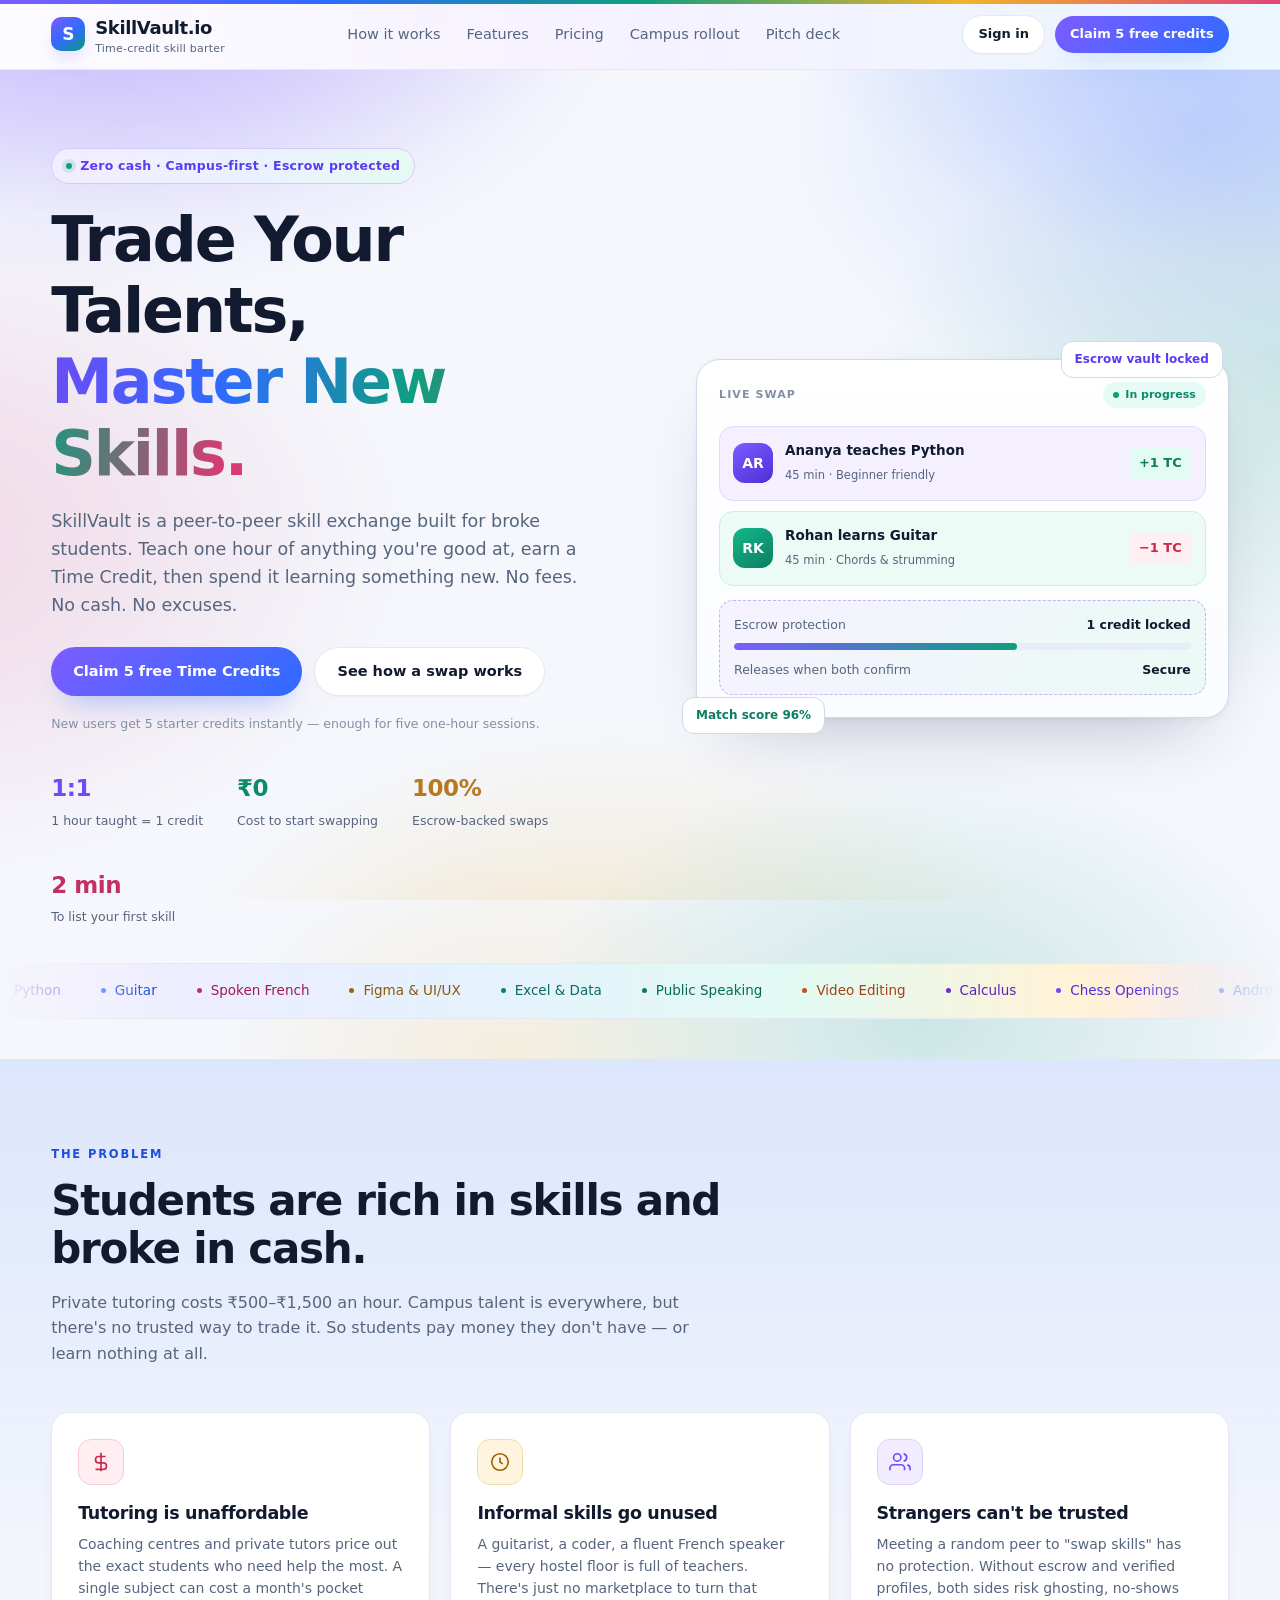
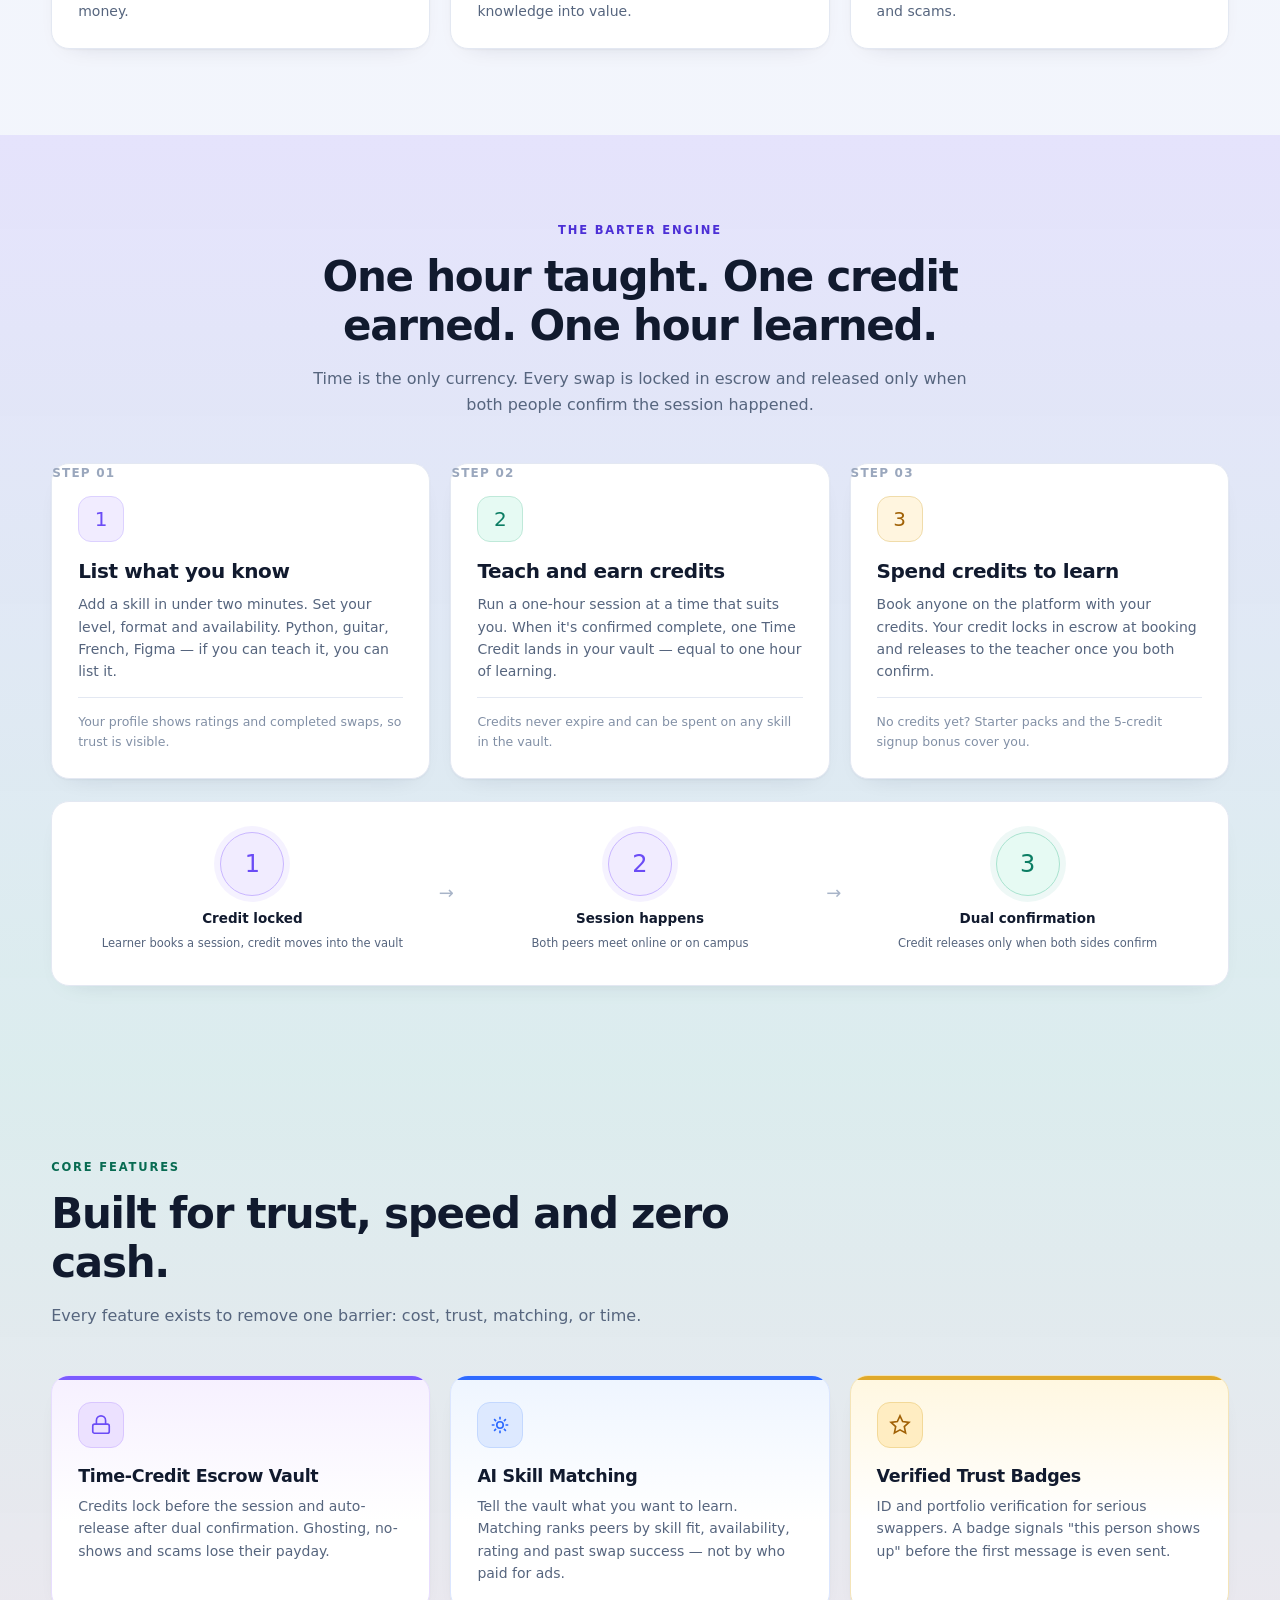
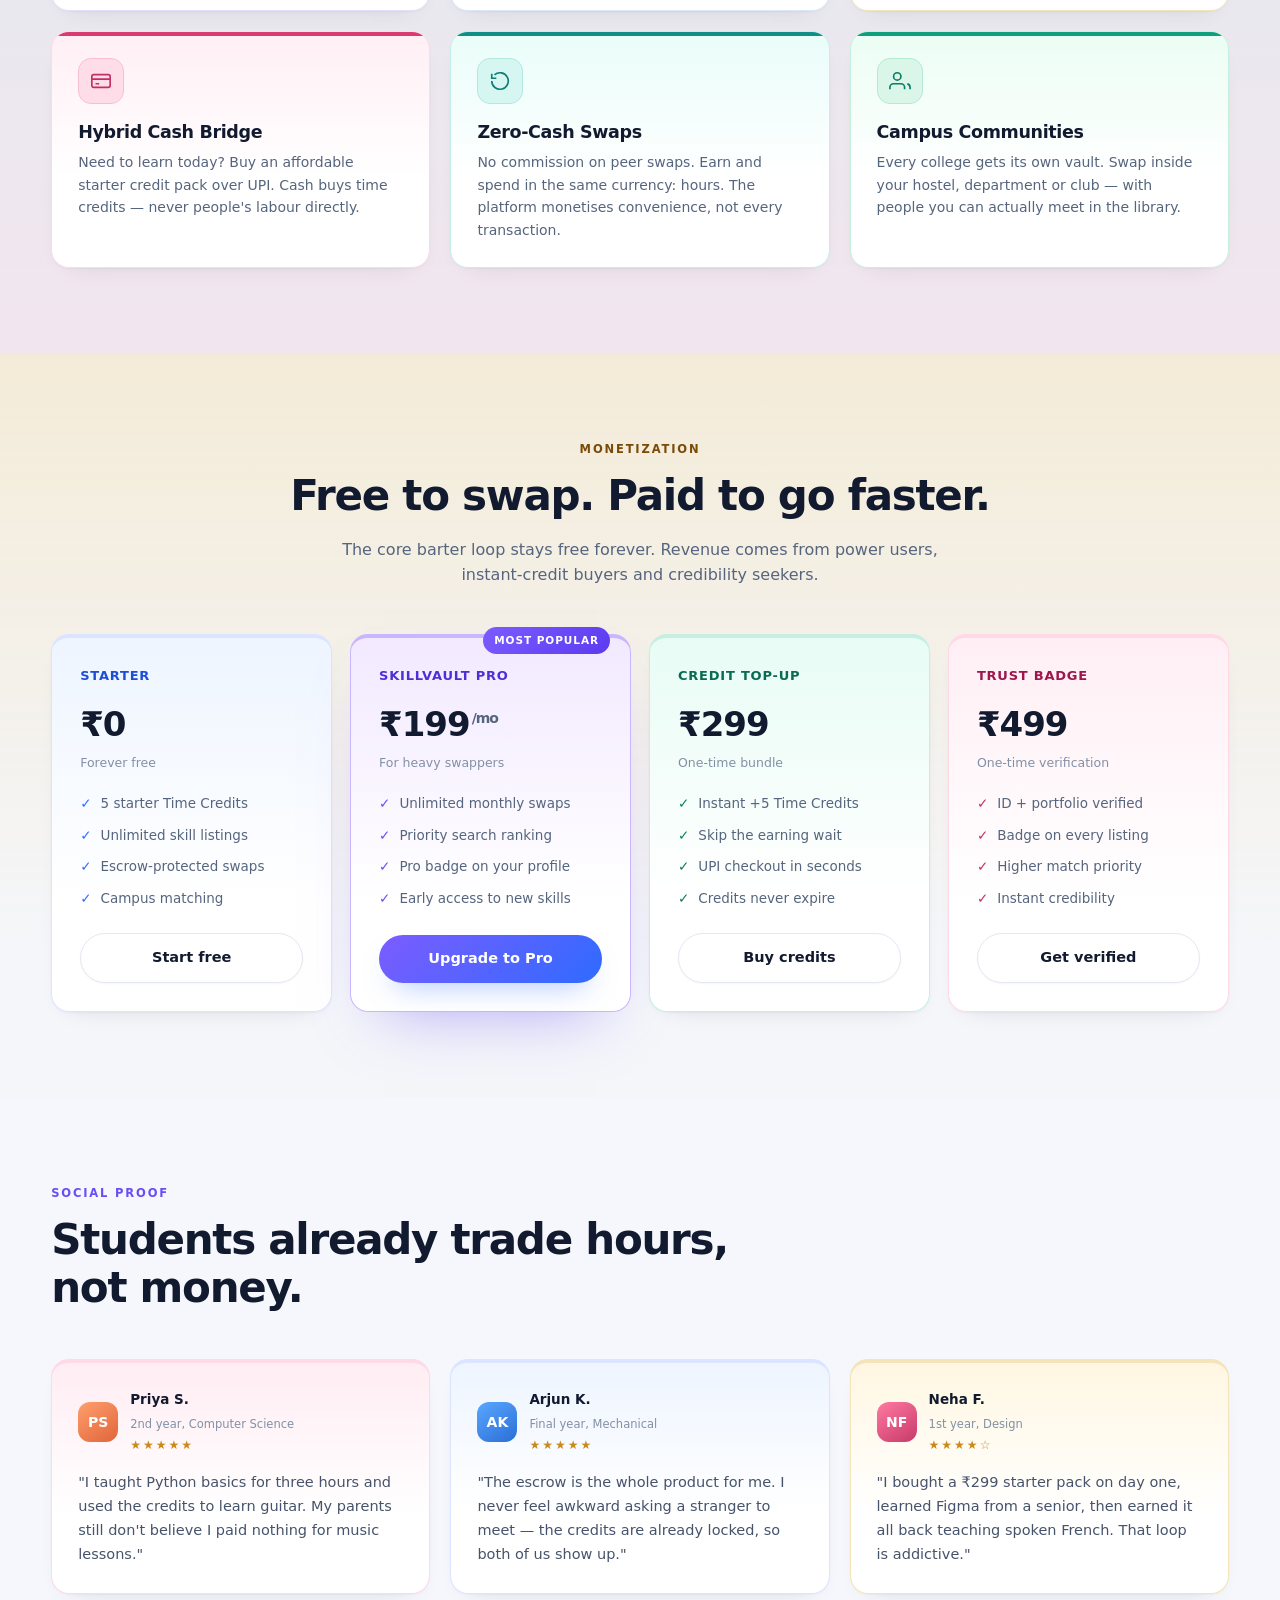
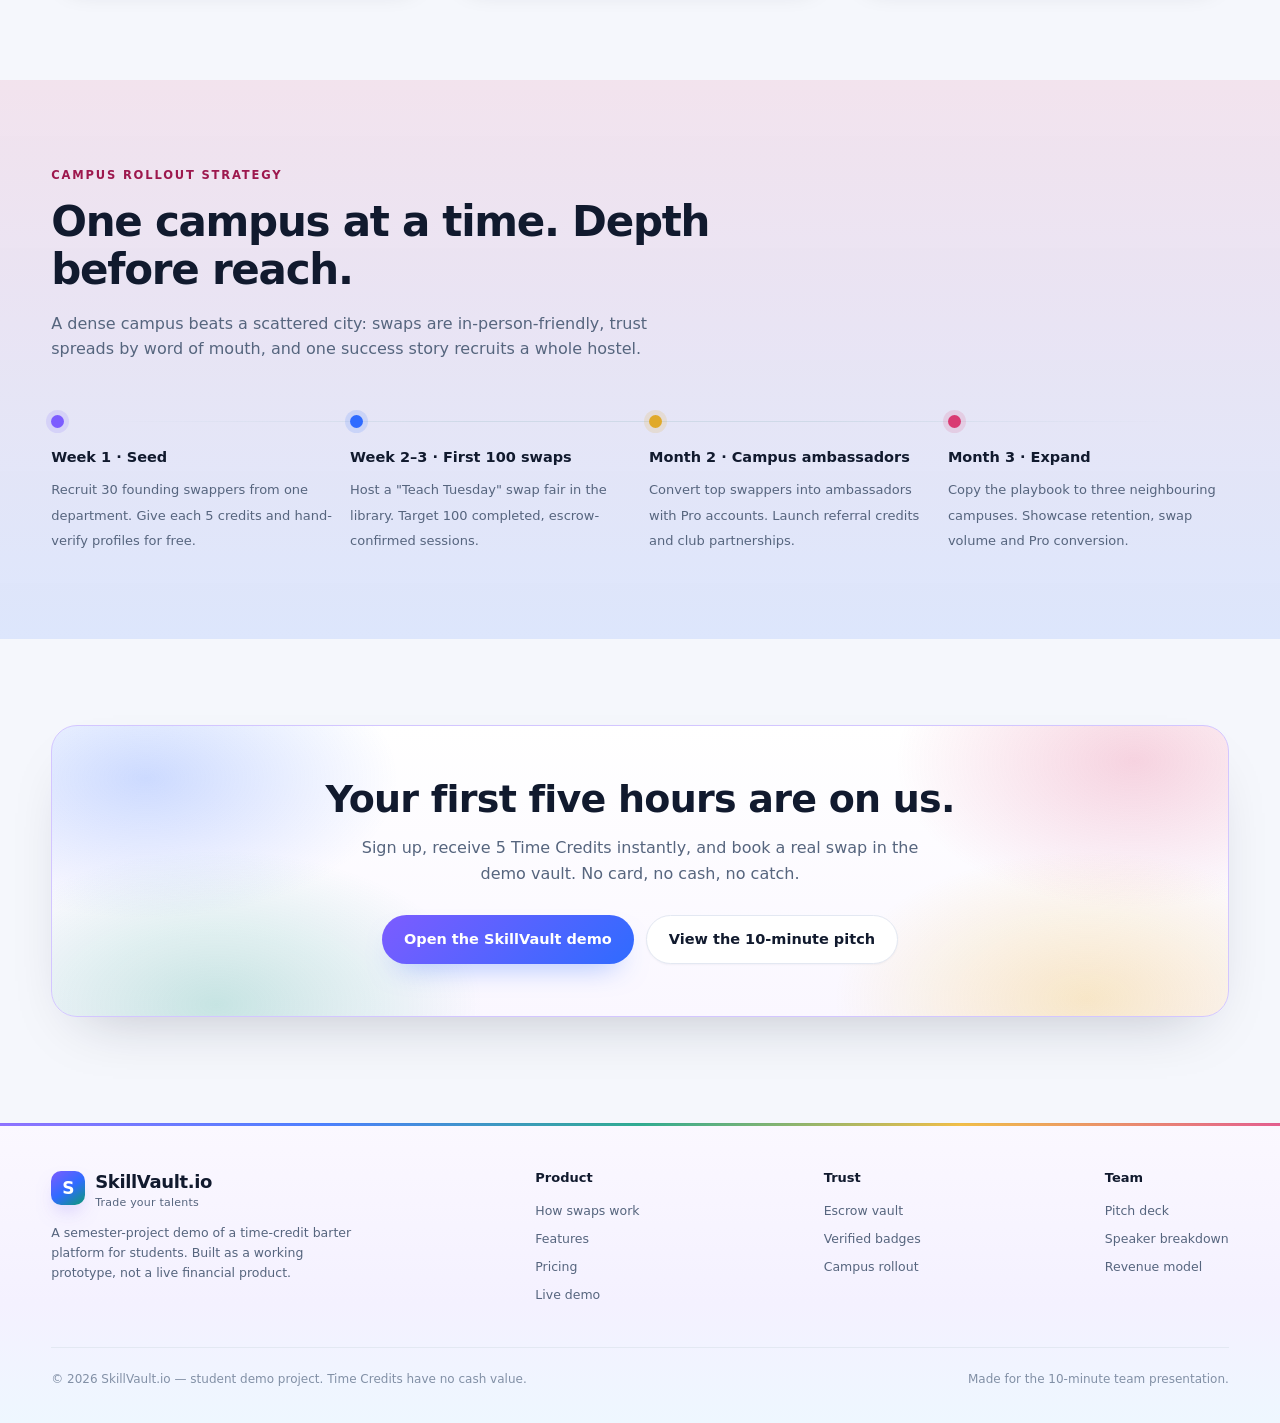
<file: index.html>
<!DOCTYPE html>
<html lang="en">
<head>
<meta charset="UTF-8">
<meta name="viewport" content="width=device-width, initial-scale=1.0">
<meta name="theme-color" content="#f5f7fc">
<title>SkillVault.io — Trade Your Talents, Master New Skills</title>
<meta name="description" content="A campus-first, peer-to-peer skill barter platform. Teach one hour, earn one Time Credit, learn anything. Zero cash required.">
<link rel="icon" href="data:image/svg+xml,<svg xmlns='http://www.w3.org/2000/svg' viewBox='0 0 100 100'><rect width='100' height='100' rx='24' fill='%237c5cff'/><text x='50' y='68' font-size='54' font-family='Segoe UI,sans-serif' font-weight='bold' text-anchor='middle' fill='white'>S</text></svg>">
<link rel="stylesheet" href="styles.css">
</head>
<body>

<nav class="nav">
  <div class="container nav-inner">
    <a class="logo" href="index.html">
      <span class="logo-mark">S</span>
      <span>SkillVault.io<small>Time-credit skill barter</small></span>
    </a>
    <div class="nav-links">
      <a href="#how">How it works</a>
      <a href="#features">Features</a>
      <a href="#pricing">Pricing</a>
      <a href="#campus">Campus rollout</a>
      <a href="pitch.html">Pitch deck</a>
    </div>
    <div class="nav-actions">
      <a class="btn btn-ghost btn-sm" href="dashboard.html">Sign in</a>
      <a class="btn btn-primary btn-sm" href="dashboard.html">Claim 5 free credits</a>
    </div>
  </div>
</nav>

<header class="hero">
  <div class="container hero-grid">
    <div>
      <span class="hero-badge"><span class="dot"></span>Zero cash · Campus-first · Escrow protected</span>
      <h1>Trade Your Talents,<br><span class="grad">Master New Skills.</span></h1>
      <p class="lead">SkillVault is a peer-to-peer skill exchange built for broke students. Teach one hour of anything you're good at, earn a Time Credit, then spend it learning something new. No fees. No cash. No excuses.</p>
      <div class="hero-ctas">
        <a class="btn btn-primary" href="dashboard.html">Claim 5 free Time Credits</a>
        <a class="btn btn-ghost" href="#how">See how a swap works</a>
      </div>
      <div class="hero-note">New users get 5 starter credits instantly — enough for five one-hour sessions.</div>
      <div class="hero-stats">
        <div class="stat"><b>1:1</b><span>1 hour taught = 1 credit</span></div>
        <div class="stat"><b>₹0</b><span>Cost to start swapping</span></div>
        <div class="stat"><b>100%</b><span>Escrow-backed swaps</span></div>
        <div class="stat"><b>2 min</b><span>To list your first skill</span></div>
      </div>
    </div>

    <div class="hero-visual">
      <span class="floating-tag ft-1">Escrow vault locked</span>
      <span class="floating-tag ft-2">Match score 96%</span>
      <div class="swap-card">
        <div class="swap-head">
          <span class="tag">Live swap</span>
          <span class="pill-live"><i></i>In progress</span>
        </div>
        <div class="swap-row">
          <div class="avatar av-1">AR</div>
          <div class="who"><b>Ananya teaches Python</b><span>45 min · Beginner friendly</span></div>
          <span class="credit-chip credit-plus">+1 TC</span>
        </div>
        <div class="swap-row">
          <div class="avatar av-2">RK</div>
          <div class="who"><b>Rohan learns Guitar</b><span>45 min · Chords &amp; strumming</span></div>
          <span class="credit-chip credit-minus">−1 TC</span>
        </div>
        <div class="escrow-box">
          <div class="line"><span>Escrow protection</span><b>1 credit locked</b></div>
          <div class="bar"><i></i></div>
          <div class="line" style="margin:10px 0 0"><span>Releases when both confirm</span><b>Secure</b></div>
        </div>
      </div>
    </div>
  </div>

  <div class="marquee-wrap">
    <div class="marquee">
      <span><i></i>Python</span><span><i></i>Guitar</span><span><i></i>Spoken French</span><span><i></i>Figma &amp; UI/UX</span><span><i></i>Excel &amp; Data</span><span><i></i>Public Speaking</span><span><i></i>Video Editing</span><span><i></i>Calculus</span><span><i></i>Chess Openings</span><span><i></i>Android Dev</span>
      <span><i></i>Python</span><span><i></i>Guitar</span><span><i></i>Spoken French</span><span><i></i>Figma &amp; UI/UX</span><span><i></i>Excel &amp; Data</span><span><i></i>Public Speaking</span><span><i></i>Video Editing</span><span><i></i>Calculus</span><span><i></i>Chess Openings</span><span><i></i>Android Dev</span>
    </div>
  </div>
</header>

<section class="section" id="problem">
  <div class="container">
    <div class="section-head">
      <div class="eyebrow">The problem</div>
      <h2 class="section-title">Students are rich in skills and broke in cash.</h2>
      <p class="section-sub">Private tutoring costs ₹500–₹1,500 an hour. Campus talent is everywhere, but there's no trusted way to trade it. So students pay money they don't have — or learn nothing at all.</p>
    </div>
    <div class="grid-3">
      <div class="card">
        <div class="icon-tile pink">
          <svg width="22" height="22" viewBox="0 0 24 24" fill="none" stroke="currentColor" stroke-width="1.8"><path d="M12 2v20M17 6H9.5a3.5 3.5 0 0 0 0 7h5a3.5 3.5 0 0 1 0 7H6"/></svg>
        </div>
        <h3>Tutoring is unaffordable</h3>
        <p>Coaching centres and private tutors price out the exact students who need help the most. A single subject can cost a month's pocket money.</p>
      </div>
      <div class="card">
        <div class="icon-tile gold">
          <svg width="22" height="22" viewBox="0 0 24 24" fill="none" stroke="currentColor" stroke-width="1.8"><circle cx="12" cy="12" r="9"/><path d="M12 7v5l3 2"/></svg>
        </div>
        <h3>Informal skills go unused</h3>
        <p>A guitarist, a coder, a fluent French speaker — every hostel floor is full of teachers. There's just no marketplace to turn that knowledge into value.</p>
      </div>
      <div class="card">
        <div class="icon-tile">
          <svg width="22" height="22" viewBox="0 0 24 24" fill="none" stroke="currentColor" stroke-width="1.8"><path d="M17 21v-2a4 4 0 0 0-4-4H5a4 4 0 0 0-4 4v2"/><circle cx="9" cy="7" r="4"/><path d="M23 21v-2a4 4 0 0 0-3-3.87M16 3.13A4 4 0 0 1 16 11"/></svg>
        </div>
        <h3>Strangers can't be trusted</h3>
        <p>Meeting a random peer to "swap skills" has no protection. Without escrow and verified profiles, both sides risk ghosting, no-shows and scams.</p>
      </div>
    </div>
  </div>
</section>

<section class="section" id="how">
  <div class="container">
    <div class="section-head center">
      <div class="eyebrow">The barter engine</div>
      <h2 class="section-title">One hour taught. One credit earned. One hour learned.</h2>
      <p class="section-sub">Time is the only currency. Every swap is locked in escrow and released only when both people confirm the session happened.</p>
    </div>

    <div class="grid-3">
      <div class="card step-card">
        <span class="step-num">STEP 01</span>
        <div class="icon-tile">1</div>
        <h3 class="big">List what you know</h3>
        <p>Add a skill in under two minutes. Set your level, format and availability. Python, guitar, French, Figma — if you can teach it, you can list it.</p>
        <div class="mini">Your profile shows ratings and completed swaps, so trust is visible.</div>
      </div>
      <div class="card step-card">
        <span class="step-num">STEP 02</span>
        <div class="icon-tile green">2</div>
        <h3 class="big">Teach and earn credits</h3>
        <p>Run a one-hour session at a time that suits you. When it's confirmed complete, one Time Credit lands in your vault — equal to one hour of learning.</p>
        <div class="mini">Credits never expire and can be spent on any skill in the vault.</div>
      </div>
      <div class="card step-card">
        <span class="step-num">STEP 03</span>
        <div class="icon-tile gold">3</div>
        <h3 class="big">Spend credits to learn</h3>
        <p>Book anyone on the platform with your credits. Your credit locks in escrow at booking and releases to the teacher once you both confirm.</p>
        <div class="mini">No credits yet? Starter packs and the 5-credit signup bonus cover you.</div>
      </div>
    </div>

    <div class="escrow-flow">
      <div class="flow-node active">
        <div class="circle">1</div>
        <b>Credit locked</b>
        <span>Learner books a session, credit moves into the vault</span>
      </div>
      <div class="flow-arrow">→</div>
      <div class="flow-node active">
        <div class="circle">2</div>
        <b>Session happens</b>
        <span>Both peers meet online or on campus</span>
      </div>
      <div class="flow-arrow">→</div>
      <div class="flow-node done">
        <div class="circle">3</div>
        <b>Dual confirmation</b>
        <span>Credit releases only when both sides confirm</span>
      </div>
    </div>
  </div>
</section>

<section class="section" id="features">
  <div class="container">
    <div class="section-head">
      <div class="eyebrow">Core features</div>
      <h2 class="section-title">Built for trust, speed and zero cash.</h2>
      <p class="section-sub">Every feature exists to remove one barrier: cost, trust, matching, or time.</p>
    </div>
    <div class="grid-3">
      <div class="card">
        <div class="icon-tile">
          <svg width="22" height="22" viewBox="0 0 24 24" fill="none" stroke="currentColor" stroke-width="1.8"><rect x="3" y="11" width="18" height="10" rx="2"/><path d="M7 11V7a5 5 0 0 1 10 0v4"/></svg>
        </div>
        <h3>Time-Credit Escrow Vault</h3>
        <p>Credits lock before the session and auto-release after dual confirmation. Ghosting, no-shows and scams lose their payday.</p>
      </div>
      <div class="card">
        <div class="icon-tile green">
          <svg width="22" height="22" viewBox="0 0 24 24" fill="none" stroke="currentColor" stroke-width="1.8"><path d="M12 3v3M12 18v3M3 12h3M18 12h3M5.6 5.6l2.1 2.1M16.3 16.3l2.1 2.1M18.4 5.6l-2.1 2.1M7.7 16.3l-2.1 2.1"/><circle cx="12" cy="12" r="3.5"/></svg>
        </div>
        <h3>AI Skill Matching</h3>
        <p>Tell the vault what you want to learn. Matching ranks peers by skill fit, availability, rating and past swap success — not by who paid for ads.</p>
      </div>
      <div class="card">
        <div class="icon-tile gold">
          <svg width="22" height="22" viewBox="0 0 24 24" fill="none" stroke="currentColor" stroke-width="1.8"><path d="M12 2l2.9 6.3 6.9.8-5.1 4.7 1.4 6.8L12 17.3 5.9 20.6l1.4-6.8L2.2 9.1l6.9-.8z"/></svg>
        </div>
        <h3>Verified Trust Badges</h3>
        <p>ID and portfolio verification for serious swappers. A badge signals "this person shows up" before the first message is even sent.</p>
      </div>
      <div class="card">
        <div class="icon-tile green">
          <svg width="22" height="22" viewBox="0 0 24 24" fill="none" stroke="currentColor" stroke-width="1.8"><rect x="2" y="5" width="20" height="14" rx="2"/><path d="M2 10h20M6 15h4"/></svg>
        </div>
        <h3>Hybrid Cash Bridge</h3>
        <p>Need to learn today? Buy an affordable starter credit pack over UPI. Cash buys time credits — never people's labour directly.</p>
      </div>
      <div class="card">
        <div class="icon-tile">
          <svg width="22" height="22" viewBox="0 0 24 24" fill="none" stroke="currentColor" stroke-width="1.8"><path d="M3 12a9 9 0 1 0 3-6.7"/><path d="M3 4v5h5"/></svg>
        </div>
        <h3>Zero-Cash Swaps</h3>
        <p>No commission on peer swaps. Earn and spend in the same currency: hours. The platform monetises convenience, not every transaction.</p>
      </div>
      <div class="card">
        <div class="icon-tile pink">
          <svg width="22" height="22" viewBox="0 0 24 24" fill="none" stroke="currentColor" stroke-width="1.8"><path d="M17 21v-2a4 4 0 0 0-4-4H5a4 4 0 0 0-4 4v2"/><circle cx="9" cy="7" r="4"/><path d="M23 21v-2a4 4 0 0 0-3-3.87"/></svg>
        </div>
        <h3>Campus Communities</h3>
        <p>Every college gets its own vault. Swap inside your hostel, department or club — with people you can actually meet in the library.</p>
      </div>
    </div>
  </div>
</section>

<section class="section" id="pricing">
  <div class="container">
    <div class="section-head center">
      <div class="eyebrow">Monetization</div>
      <h2 class="section-title">Free to swap. Paid to go faster.</h2>
      <p class="section-sub">The core barter loop stays free forever. Revenue comes from power users, instant-credit buyers and credibility seekers.</p>
    </div>
    <div class="grid-4">
      <div class="price-card card">
        <span class="plan">Starter</span>
        <div class="price">₹0</div>
        <div class="price-sub">Forever free</div>
        <ul class="plan-list">
          <li>5 starter Time Credits</li>
          <li>Unlimited skill listings</li>
          <li>Escrow-protected swaps</li>
          <li>Campus matching</li>
        </ul>
        <a class="btn btn-ghost btn-block" href="dashboard.html">Start free</a>
      </div>
      <div class="price-card card featured">
        <span class="ribbon">Most popular</span>
        <span class="plan">SkillVault Pro</span>
        <div class="price">₹199<sup>/mo</sup></div>
        <div class="price-sub">For heavy swappers</div>
        <ul class="plan-list">
          <li>Unlimited monthly swaps</li>
          <li>Priority search ranking</li>
          <li>Pro badge on your profile</li>
          <li>Early access to new skills</li>
        </ul>
        <a class="btn btn-primary btn-block" href="dashboard.html#wallet">Upgrade to Pro</a>
      </div>
      <div class="price-card card">
        <span class="plan">Credit Top-Up</span>
        <div class="price">₹299</div>
        <div class="price-sub">One-time bundle</div>
        <ul class="plan-list">
          <li>Instant +5 Time Credits</li>
          <li>Skip the earning wait</li>
          <li>UPI checkout in seconds</li>
          <li>Credits never expire</li>
        </ul>
        <a class="btn btn-ghost btn-block" href="dashboard.html#wallet">Buy credits</a>
      </div>
      <div class="price-card card">
        <span class="plan">Trust Badge</span>
        <div class="price">₹499</div>
        <div class="price-sub">One-time verification</div>
        <ul class="plan-list">
          <li>ID + portfolio verified</li>
          <li>Badge on every listing</li>
          <li>Higher match priority</li>
          <li>Instant credibility</li>
        </ul>
        <a class="btn btn-ghost btn-block" href="dashboard.html#wallet">Get verified</a>
      </div>
    </div>
  </div>
</section>

<section class="section">
  <div class="container">
    <div class="section-head">
      <div class="eyebrow">Social proof</div>
      <h2 class="section-title">Students already trade hours, not money.</h2>
    </div>
    <div class="grid-3">
      <div class="card quote-card">
        <div class="quote-head">
          <div class="avatar av-3">PS</div>
          <div><b>Priya S.</b><span>2nd year, Computer Science</span><div class="stars">★★★★★</div></div>
        </div>
        <p>"I taught Python basics for three hours and used the credits to learn guitar. My parents still don't believe I paid nothing for music lessons."</p>
      </div>
      <div class="card quote-card">
        <div class="quote-head">
          <div class="avatar av-4">AK</div>
          <div><b>Arjun K.</b><span>Final year, Mechanical</span><div class="stars">★★★★★</div></div>
        </div>
        <p>"The escrow is the whole product for me. I never feel awkward asking a stranger to meet — the credits are already locked, so both of us show up."</p>
      </div>
      <div class="card quote-card">
        <div class="quote-head">
          <div class="avatar av-6">NF</div>
          <div><b>Neha F.</b><span>1st year, Design</span><div class="stars">★★★★☆</div></div>
        </div>
        <p>"I bought a ₹299 starter pack on day one, learned Figma from a senior, then earned it all back teaching spoken French. That loop is addictive."</p>
      </div>
    </div>
  </div>
</section>

<section class="section" id="campus">
  <div class="container">
    <div class="section-head">
      <div class="eyebrow">Campus rollout strategy</div>
      <h2 class="section-title">One campus at a time. Depth before reach.</h2>
      <p class="section-sub">A dense campus beats a scattered city: swaps are in-person-friendly, trust spreads by word of mouth, and one success story recruits a whole hostel.</p>
    </div>
    <div class="timeline">
      <div class="tl-item">
        <b>Week 1 · Seed</b>
        <span>Recruit 30 founding swappers from one department. Give each 5 credits and hand-verify profiles for free.</span>
      </div>
      <div class="tl-item alt">
        <b>Week 2–3 · First 100 swaps</b>
        <span>Host a "Teach Tuesday" swap fair in the library. Target 100 completed, escrow-confirmed sessions.</span>
      </div>
      <div class="tl-item">
        <b>Month 2 · Campus ambassadors</b>
        <span>Convert top swappers into ambassadors with Pro accounts. Launch referral credits and club partnerships.</span>
      </div>
      <div class="tl-item alt">
        <b>Month 3 · Expand</b>
        <span>Copy the playbook to three neighbouring campuses. Showcase retention, swap volume and Pro conversion.</span>
      </div>
    </div>
  </div>
</section>

<section class="section">
  <div class="container">
    <div class="cta-band">
      <h2>Your first five hours are on us.</h2>
      <p>Sign up, receive 5 Time Credits instantly, and book a real swap in the demo vault. No card, no cash, no catch.</p>
      <div class="hero-ctas" style="justify-content:center;margin-bottom:0">
        <a class="btn btn-primary" href="dashboard.html">Open the SkillVault demo</a>
        <a class="btn btn-ghost" href="pitch.html">View the 10-minute pitch</a>
      </div>
    </div>
  </div>
</section>

<footer>
  <div class="container">
    <div class="foot-grid">
      <div style="max-width:300px">
        <a class="logo" href="index.html"><span class="logo-mark">S</span><span>SkillVault.io<small>Trade your talents</small></span></a>
        <p class="muted" style="font-size:12.5px;margin-top:14px">A semester-project demo of a time-credit barter platform for students. Built as a working prototype, not a live financial product.</p>
      </div>
      <div class="foot-col">
        <b>Product</b>
        <a href="#how">How swaps work</a>
        <a href="#features">Features</a>
        <a href="#pricing">Pricing</a>
        <a href="dashboard.html">Live demo</a>
      </div>
      <div class="foot-col">
        <b>Trust</b>
        <a href="#how">Escrow vault</a>
        <a href="#features">Verified badges</a>
        <a href="#campus">Campus rollout</a>
      </div>
      <div class="foot-col">
        <b>Team</b>
        <a href="pitch.html">Pitch deck</a>
        <a href="pitch.html#speakers">Speaker breakdown</a>
        <a href="pitch.html#finance">Revenue model</a>
      </div>
    </div>
    <div class="foot-bottom">
      <span>© 2026 SkillVault.io — student demo project. Time Credits have no cash value.</span>
      <span>Made for the 10-minute team presentation.</span>
    </div>
  </div>
</footer>

</body>
</html>
</file>
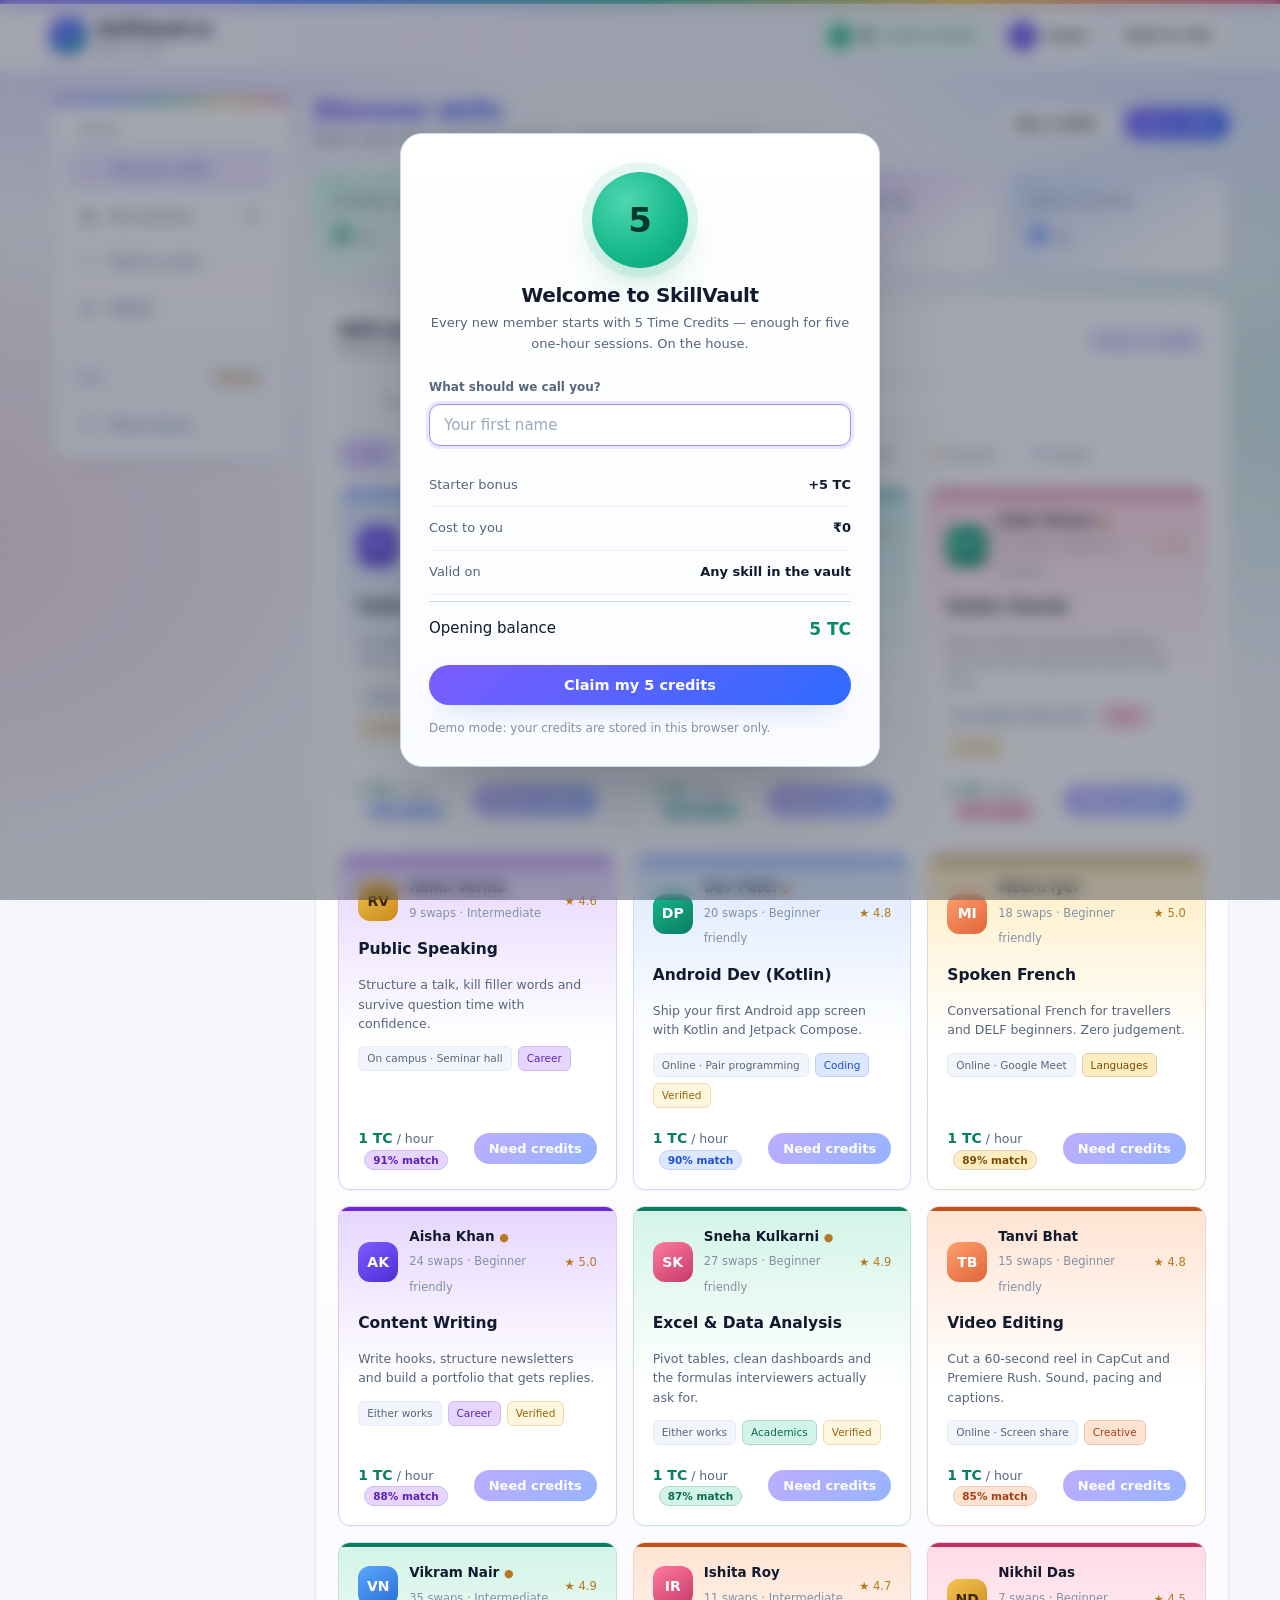
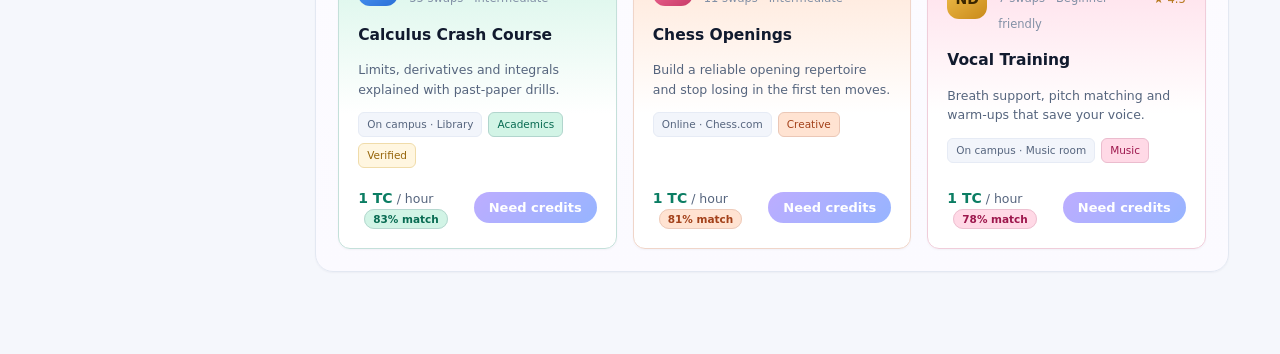
<file: dashboard.html>
<!DOCTYPE html>
<html lang="en">
<head>
<meta charset="UTF-8">
<meta name="viewport" content="width=device-width, initial-scale=1.0">
<meta name="theme-color" content="#f5f7fc">
<title>Vault — SkillVault.io</title>
<meta name="description" content="SkillVault demo vault: time credits, escrow swaps and skill matching.">
<link rel="icon" href="data:image/svg+xml,<svg xmlns='http://www.w3.org/2000/svg' viewBox='0 0 100 100'><rect width='100' height='100' rx='24' fill='%237c5cff'/><text x='50' y='68' font-size='54' font-family='Segoe UI,sans-serif' font-weight='bold' text-anchor='middle' fill='white'>S</text></svg>">
<link rel="stylesheet" href="styles.css">
</head>
<body class="app-body">

<nav class="nav">
  <div class="container nav-inner">
    <a class="logo" href="index.html">
      <span class="logo-mark">S</span>
      <span>SkillVault.io<small>Demo vault</small></span>
    </a>
    <div class="nav-actions">
      <div class="balance-pill" title="Available Time Credits">
        <span class="tc">T</span>
        <b id="navBalance">0</b>
        <span>credits available</span>
      </div>
      <div class="user-chip">
        <div class="avatar av-1" id="userAvatar">G</div>
        <b id="userChipName">Guest</b>
      </div>
      <a class="btn btn-ghost btn-sm" href="index.html">Back to site</a>
    </div>
  </div>
</nav>

<div class="container app-shell">
  <aside class="sidebar">
    <div class="side-label">Vault</div>
    <button class="side-link active" data-view="discover"><span class="si">⌕</span> Discover skills</button>
    <button class="side-link" data-view="sessions"><span class="si">◆</span> My sessions <span class="count" id="sessionsBadge">0</span></button>
    <button class="side-link" data-view="teach"><span class="si">↑</span> Teach &amp; earn</button>
    <button class="side-link" data-view="wallet"><span class="si">◈</span> Wallet</button>
    <div class="sidebar-foot">
      <div class="plan-badge">Plan <b id="planBadge">Starter</b></div>
      <button class="side-link" id="resetDemo" style="margin-top:8px"><span class="si">↺</span> Reset demo</button>
    </div>
  </aside>

  <main>
    <div class="topbar">
      <div>
        <h1 id="viewTitle">Discover skills</h1>
        <p id="viewSub">Book a peer with your Time Credits — escrow protects both sides.</p>
      </div>
      <div class="top-actions">
        <button class="btn btn-ghost btn-sm" data-view="wallet">Buy credits</button>
        <button class="btn btn-primary btn-sm" data-view="teach">List a skill</button>
      </div>
    </div>

    <section class="view active" id="view-discover">
      <div class="stats-row">
        <div class="stat-card green">
          <div class="k">Available credits</div>
          <div class="v" id="statAvail">0 <small>TC</small></div>
        </div>
        <div class="stat-card gold">
          <div class="k">Locked in escrow</div>
          <div class="v" id="statEscrow">0 <small>TC</small></div>
        </div>
        <div class="stat-card violet">
          <div class="k">Earned by teaching</div>
          <div class="v" id="statEarned">0 <small>TC</small></div>
        </div>
        <div class="stat-card">
          <div class="k">Spent on learning</div>
          <div class="v" id="statSpent">0 <small>TC</small></div>
        </div>
      </div>

      <div class="panel">
        <div class="panel-head">
          <div>
            <h2>Skill marketplace</h2>
            <p>Every listing costs 1 Time Credit per hour taught.</p>
          </div>
          <span class="tc-note">1 hour = 1 credit</span>
        </div>
        <div class="search-row">
          <div class="search-box">
            <span class="ic">⌕</span>
            <input id="searchInput" type="search" placeholder="Search Python, guitar, French, Figma...">
          </div>
        </div>
        <div class="chips" id="chips"></div>
        <div class="skill-grid" id="skillGrid"></div>
      </div>
    </section>

    <section class="view" id="view-sessions">
      <div class="panel">
        <div class="panel-head">
          <div>
            <h2>Active swaps</h2>
            <p>Credits stay locked here until both peers confirm the session.</p>
          </div>
          <span class="tc-note" id="escrowNote">0 TC in escrow</span>
        </div>
        <div class="session-list" id="activeSessions"></div>
      </div>
      <div class="panel">
        <div class="panel-head">
          <div>
            <h2>Completed swaps</h2>
            <p>Your finished sessions and released credits.</p>
          </div>
        </div>
        <div class="session-list" id="doneSessions"></div>
      </div>
    </section>

    <section class="view" id="view-teach">
      <div class="panel">
        <div class="panel-head">
          <div>
            <h2>Teach and earn Time Credits</h2>
            <p>List a skill, run a one-hour session, get paid in time.</p>
          </div>
        </div>
        <form class="form-grid" id="teachForm">
          <div class="form-2">
            <div class="field">
              <label for="teachSkill">Skill you can teach</label>
              <input id="teachSkill" required maxlength="40" placeholder="e.g. Python basics">
            </div>
            <div class="field">
              <label for="teachCategory">Category</label>
              <select id="teachCategory">
                <option>Coding</option><option>Music</option><option>Languages</option>
                <option>Design</option><option>Academics</option><option>Creative</option><option>Career</option>
              </select>
            </div>
          </div>
          <div class="form-2">
            <div class="field">
              <label for="teachLevel">Level offered</label>
              <select id="teachLevel">
                <option>Beginner friendly</option><option>Intermediate</option><option>Advanced</option>
              </select>
            </div>
            <div class="field">
              <label for="teachFormat">Format</label>
              <select id="teachFormat">
                <option>Online · Google Meet</option><option>On campus · Library</option><option>Either works</option>
              </select>
            </div>
          </div>
          <div class="field">
            <label for="teachDesc">One-line pitch</label>
            <textarea id="teachDesc" rows="2" maxlength="120" placeholder="What will someone walk away knowing?"></textarea>
            <div class="hint">Earnings are fixed at 1 credit per hour — no negotiating, no undercutting.</div>
          </div>
          <button class="btn btn-primary" type="submit">Publish listing</button>
        </form>
      </div>

      <div class="panel">
        <div class="panel-head">
          <div>
            <h2>Incoming teaching requests</h2>
            <p>Students who booked you. Their credit is already in escrow.</p>
          </div>
        </div>
        <div class="session-list" id="requestList"></div>
      </div>

      <div class="panel">
        <div class="panel-head">
          <div>
            <h2>My listings</h2>
            <p>What you can teach right now.</p>
          </div>
        </div>
        <div class="skill-grid" id="myListings"></div>
      </div>
    </section>

    <section class="view" id="view-wallet">
      <div class="stats-row">
        <div class="stat-card green">
          <div class="k">Available</div>
          <div class="v" id="walletAvail">0 <small>TC</small></div>
        </div>
        <div class="stat-card gold">
          <div class="k">In escrow</div>
          <div class="v" id="walletEscrow">0 <small>TC</small></div>
        </div>
        <div class="stat-card violet">
          <div class="k">Lifetime earned</div>
          <div class="v" id="walletEarned">0 <small>TC</small></div>
        </div>
        <div class="stat-card">
          <div class="k">Lifetime spent</div>
          <div class="v" id="walletSpent">0 <small>TC</small></div>
        </div>
      </div>

      <div class="panel">
        <div class="panel-head">
          <div>
            <h2>Boost your vault</h2>
            <p>Demo purchases are simulated. No real payment is collected.</p>
          </div>
        </div>
        <div class="upgrade-grid">
          <div class="mini-plan">
            <h4>SkillVault Pro</h4>
            <div class="p">₹199 <small>/month</small></div>
            <p>Unlimited monthly swaps and priority search ranking.</p>
            <button class="btn btn-primary btn-sm" id="buyPro">Upgrade to Pro</button>
          </div>
          <div class="mini-plan">
            <h4>Credit Top-Up Pack</h4>
            <div class="p">₹299 <small>one-time</small></div>
            <p>Instantly add 5 Time Credits via UPI.</p>
            <button class="btn btn-accent btn-sm" id="buyTopup">Add 5 credits</button>
          </div>
          <div class="mini-plan">
            <h4>Verified Trust Badge</h4>
            <div class="p">₹499 <small>one-time</small></div>
            <p>ID and portfolio verification for instant credibility.</p>
            <button class="btn btn-ghost btn-sm" id="buyBadge">Get verified</button>
          </div>
          <div class="mini-plan">
            <h4>How credits work</h4>
            <div class="p" style="font-size:15px">1 hr taught = 1 TC</div>
            <p>Credits never expire. They are locked at booking and released after dual confirmation.</p>
          </div>
        </div>
      </div>

      <div class="panel">
        <div class="panel-head">
          <div>
            <h2>Transaction ledger</h2>
            <p>Every credit movement in your vault.</p>
          </div>
          <span class="tc-note">Escrow-backed</span>
        </div>
        <div style="overflow-x:auto">
          <table class="ledger">
            <thead>
              <tr><th>Detail</th><th>Type</th><th>Date</th><th style="text-align:right">Credits</th></tr>
            </thead>
            <tbody id="ledgerBody"></tbody>
          </table>
        </div>
      </div>
    </section>
  </main>
</div>

<div class="modal-backdrop" id="onboardModal">
  <div class="modal" role="dialog" aria-modal="true" aria-labelledby="onbTitle">
    <div class="bonus-visual">
      <div class="bonus-orb">5</div>
      <h3 id="onbTitle">Welcome to SkillVault</h3>
      <p class="sub">Every new member starts with 5 Time Credits — enough for five one-hour sessions. On the house.</p>
    </div>
    <div class="field">
      <label for="onbName">What should we call you?</label>
      <input id="onbName" placeholder="Your first name" maxlength="18" autocomplete="off">
    </div>
    <div style="margin-top:18px">
      <div class="how-line"><span>Starter bonus</span><b>+5 TC</b></div>
      <div class="how-line"><span>Cost to you</span><b>₹0</b></div>
      <div class="how-line"><span>Valid on</span><b>Any skill in the vault</b></div>
      <div class="total-line"><span>Opening balance</span><b>5 TC</b></div>
    </div>
    <div class="modal-actions">
      <button class="btn btn-primary" id="claimCredits">Claim my 5 credits</button>
    </div>
    <p class="footer-note">Demo mode: your credits are stored in this browser only.</p>
  </div>
</div>

<div class="modal-backdrop" id="bookModal">
  <div class="modal" role="dialog" aria-modal="true" aria-labelledby="bookTitle">
    <button class="modal-close" data-close="bookModal" aria-label="Close">×</button>
    <h3 id="bookTitle">Book a swap</h3>
    <p class="sub" id="bookSub">Your credit locks in escrow until you both confirm.</p>
    <div id="bookBody"></div>
    <div class="modal-actions">
      <button class="btn btn-ghost" data-close="bookModal">Cancel</button>
      <button class="btn btn-primary" id="bookConfirm">Lock credit in escrow</button>
    </div>
  </div>
</div>

<div class="toast-wrap" id="toastWrap"></div>

<script src="app.js"></script>
</body>
</html>
</file>
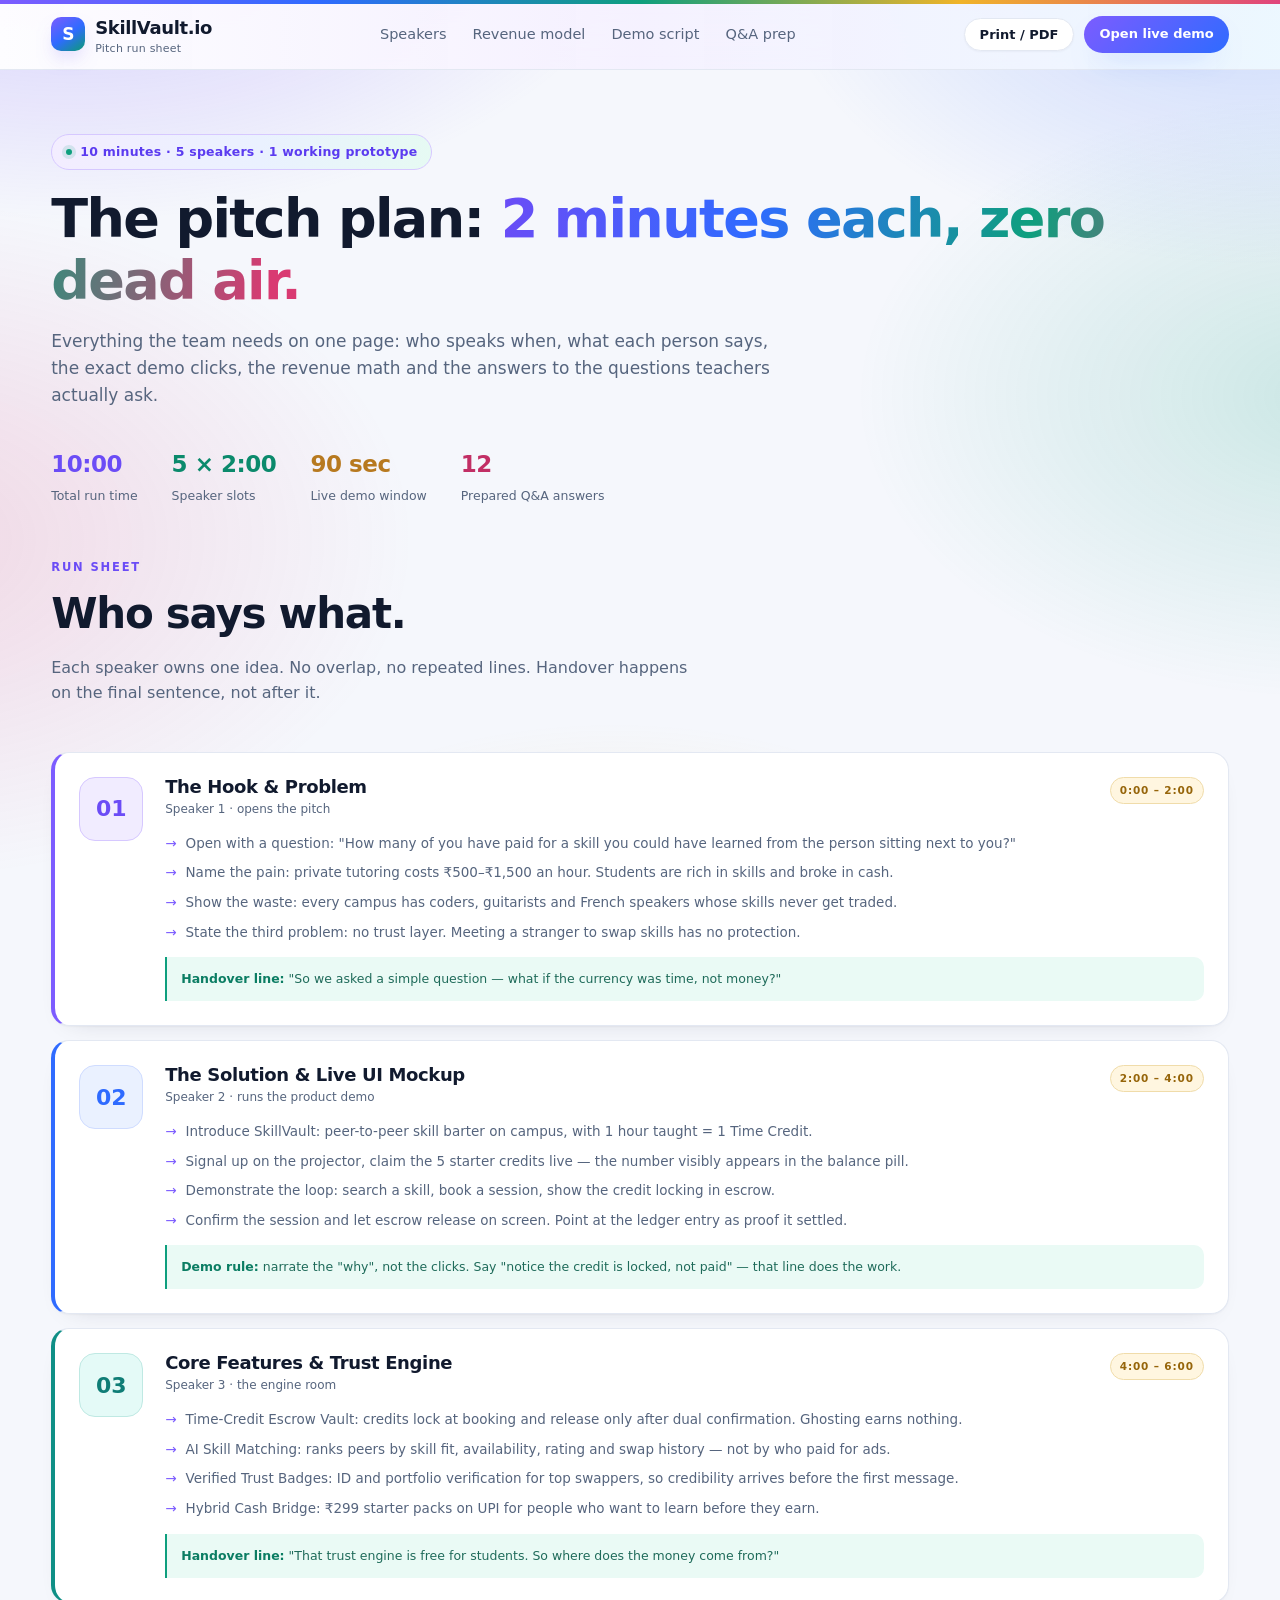
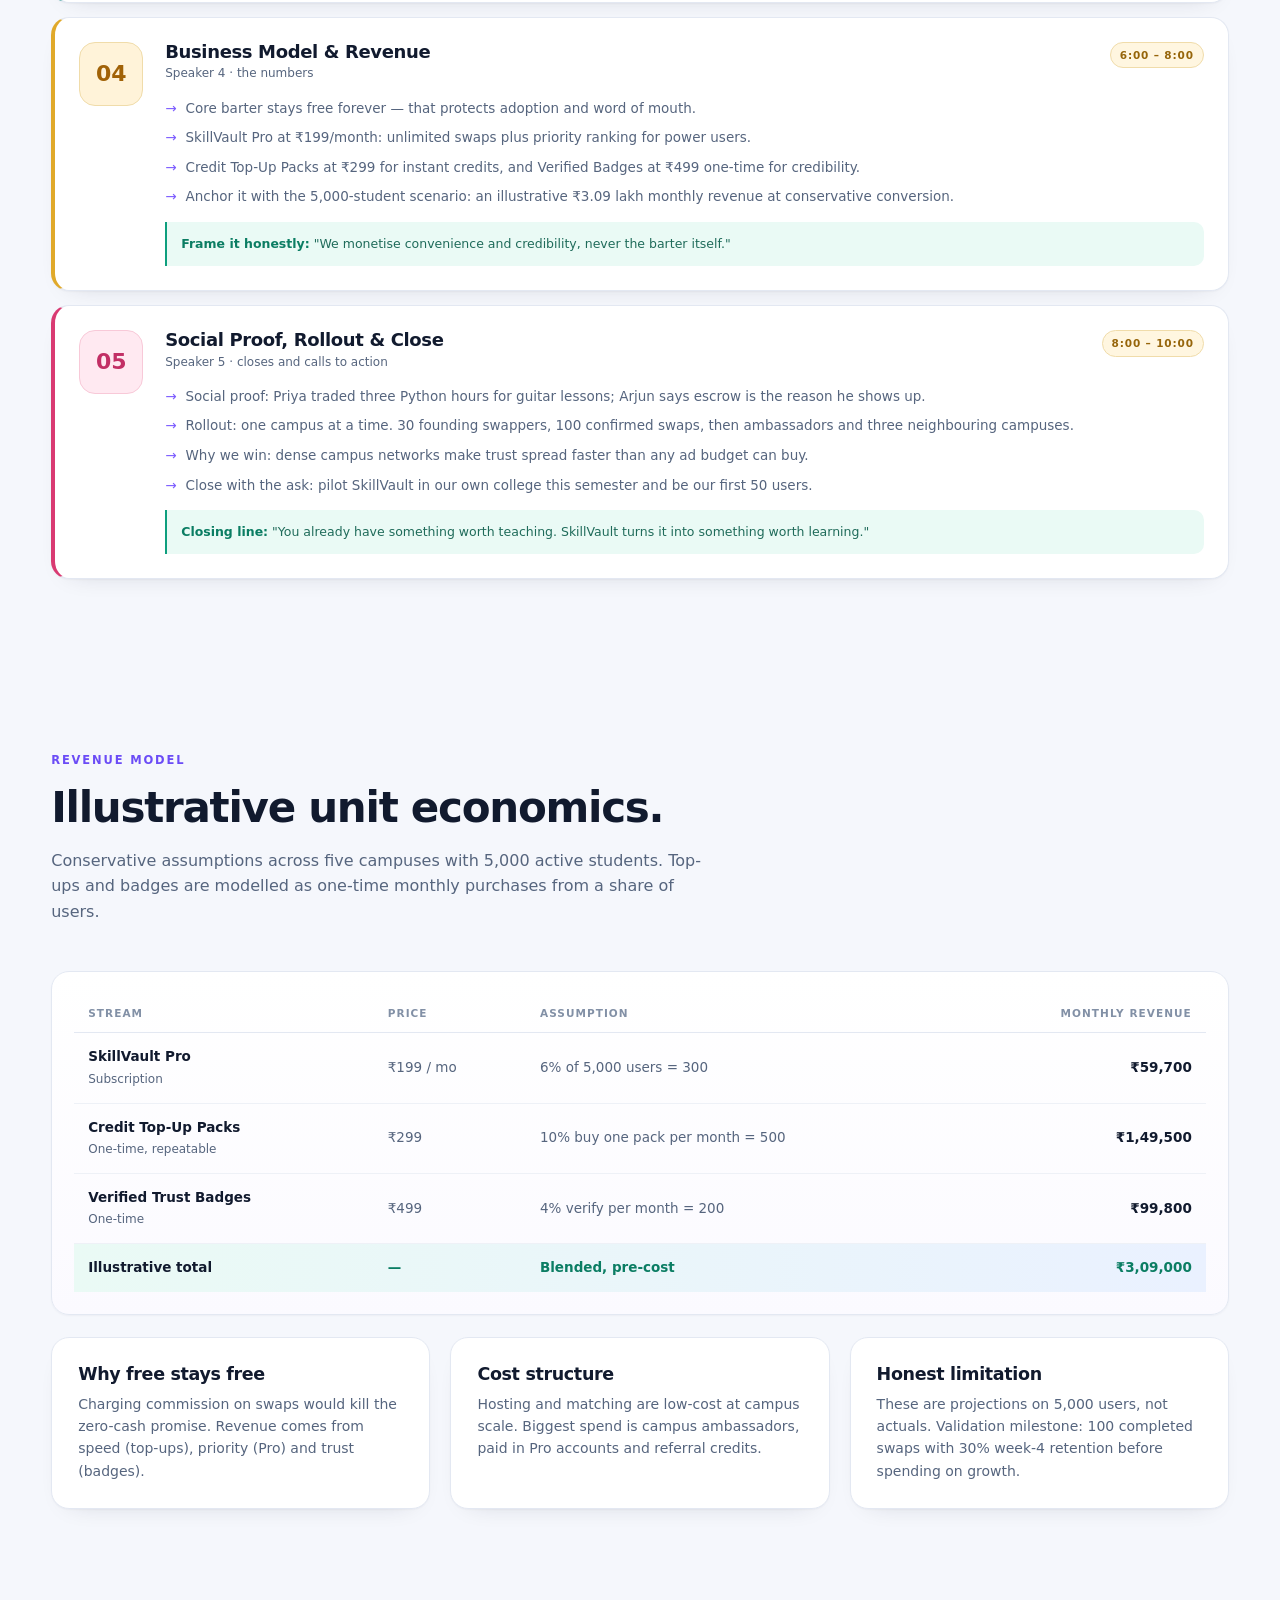
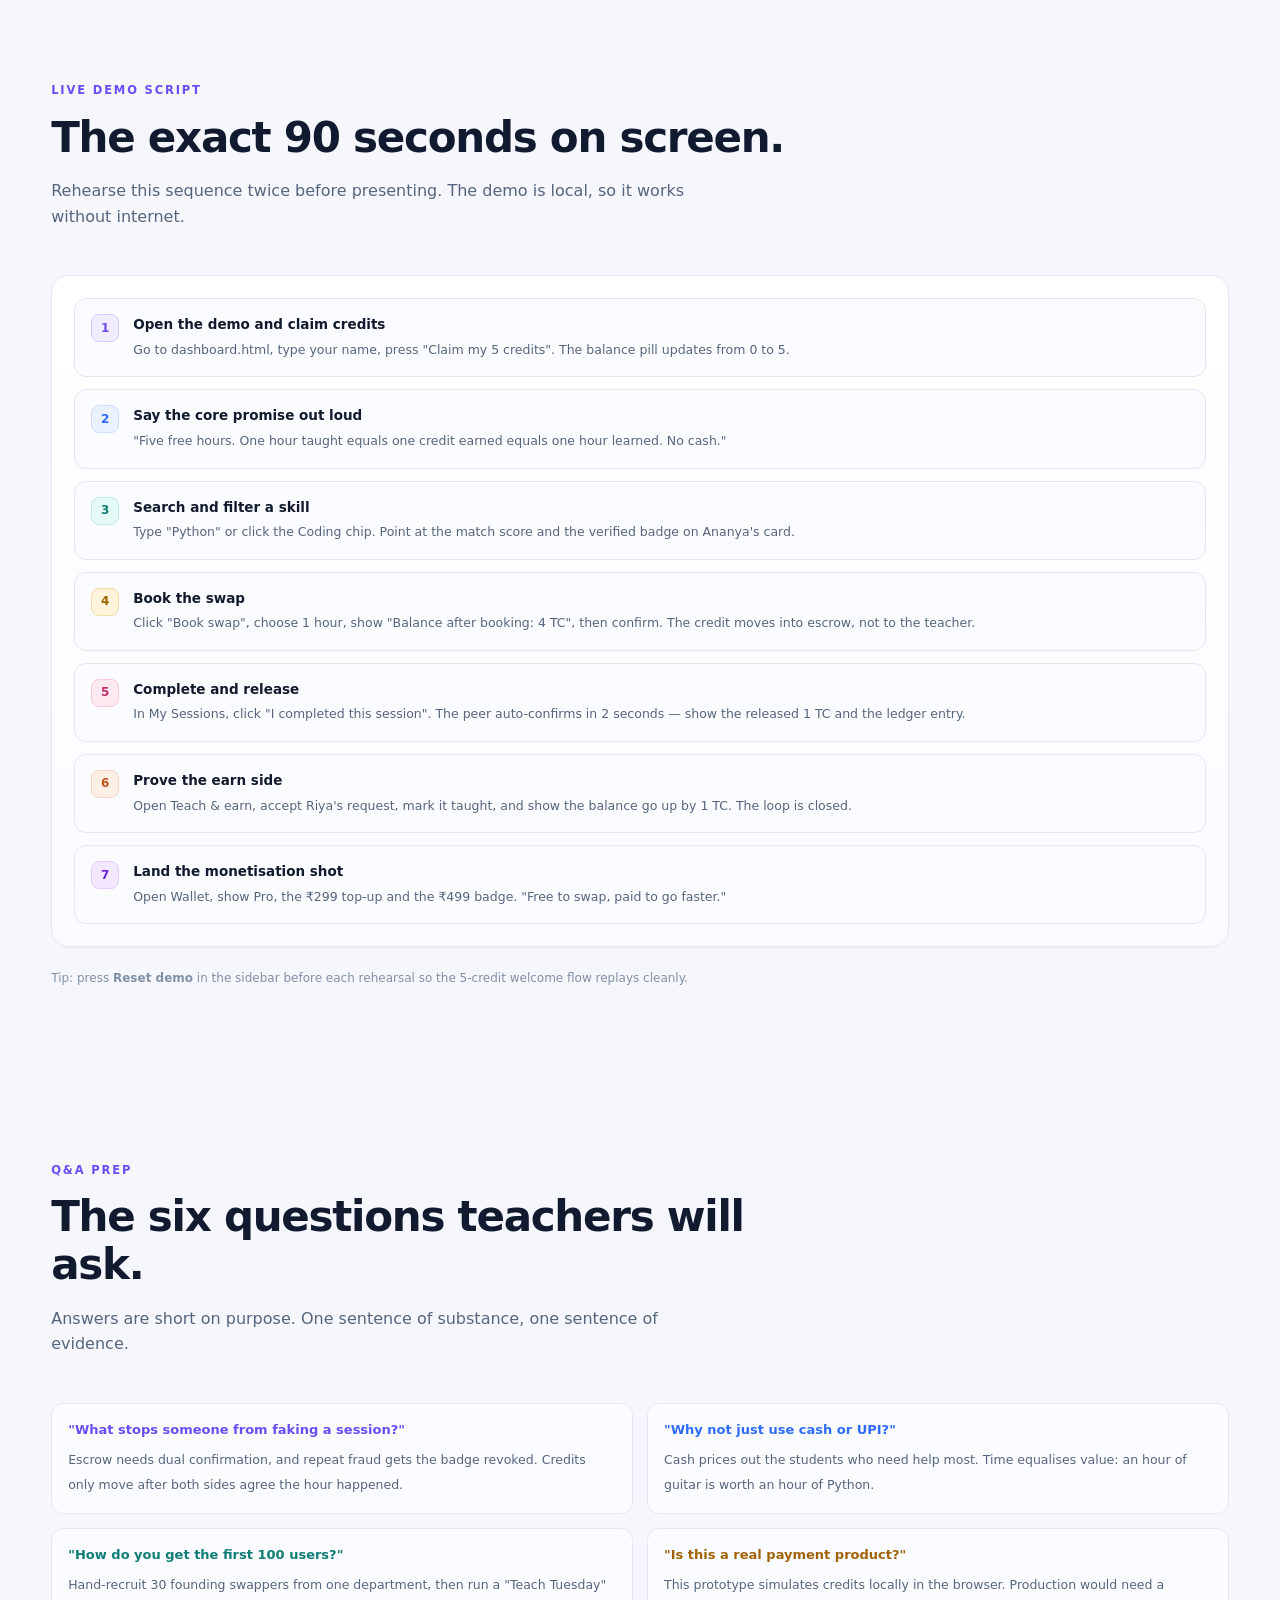
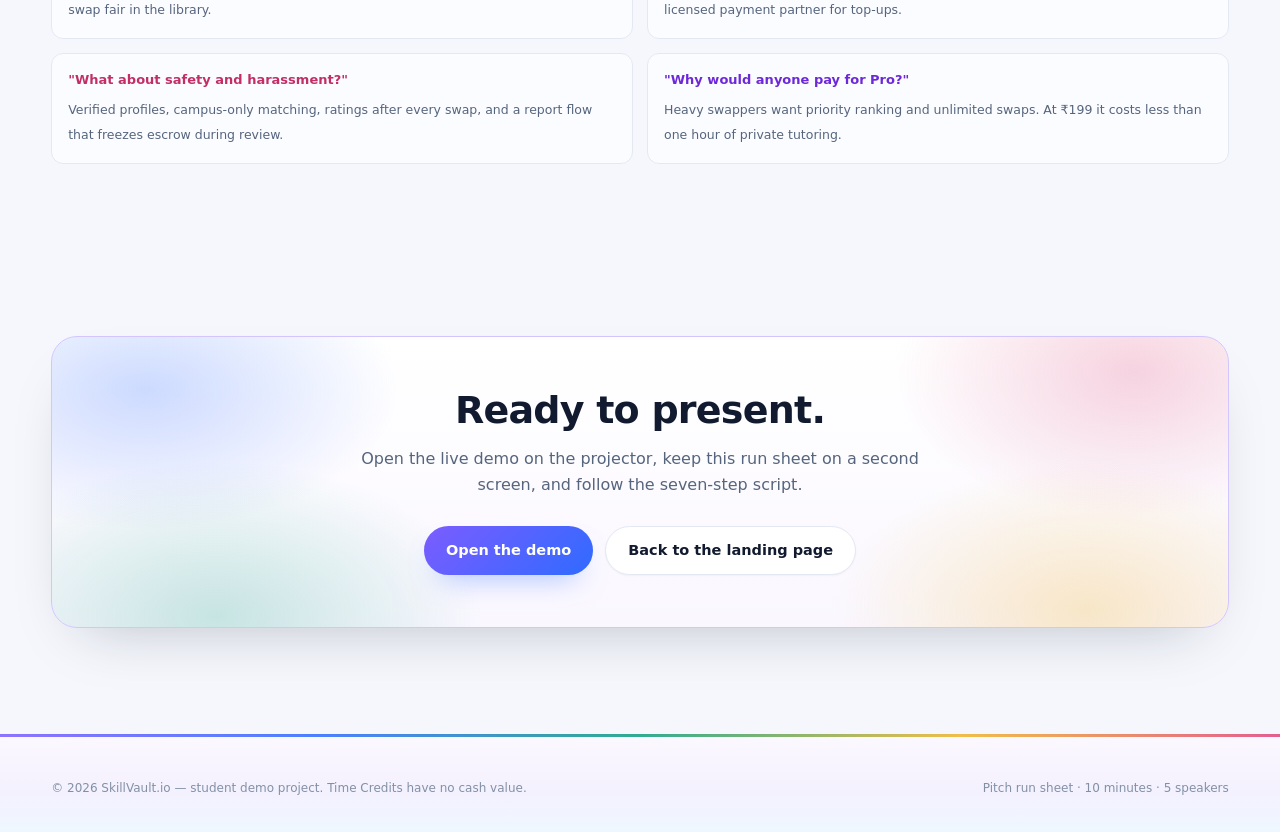
<file: pitch.html>
<!DOCTYPE html>
<html lang="en">
<head>
<meta charset="UTF-8">
<meta name="viewport" content="width=device-width, initial-scale=1.0">
<meta name="theme-color" content="#f5f7fc">
<title>Pitch Deck — SkillVault.io</title>
<meta name="description" content="10-minute, 5-speaker presentation plan for SkillVault.io with demo script, revenue math and Q&A prep.">
<link rel="icon" href="data:image/svg+xml,<svg xmlns='http://www.w3.org/2000/svg' viewBox='0 0 100 100'><rect width='100' height='100' rx='24' fill='%237c5cff'/><text x='50' y='68' font-size='54' font-family='Segoe UI,sans-serif' font-weight='bold' text-anchor='middle' fill='white'>S</text></svg>">
<link rel="stylesheet" href="styles.css">
</head>
<body>

<nav class="nav">
  <div class="container nav-inner">
    <a class="logo" href="index.html">
      <span class="logo-mark">S</span>
      <span>SkillVault.io<small>Pitch run sheet</small></span>
    </a>
    <div class="nav-links">
      <a href="#speakers">Speakers</a>
      <a href="#finance">Revenue model</a>
      <a href="#script">Demo script</a>
      <a href="#qa">Q&amp;A prep</a>
    </div>
    <div class="nav-actions">
      <button class="btn btn-ghost btn-sm" onclick="window.print()">Print / PDF</button>
      <a class="btn btn-primary btn-sm" href="dashboard.html">Open live demo</a>
    </div>
  </div>
</nav>

<header class="section pitch-hero">
  <div class="container">
    <span class="hero-badge"><span class="dot"></span>10 minutes · 5 speakers · 1 working prototype</span>
    <h1 style="font-size:clamp(34px,4.6vw,54px);margin:18px 0 16px;letter-spacing:-.03em">The pitch plan: <span class="grad">2 minutes each, zero dead air.</span></h1>
    <p class="lead" style="color:var(--muted);font-size:17px;max-width:720px">Everything the team needs on one page: who speaks when, what each person says, the exact demo clicks, the revenue math and the answers to the questions teachers actually ask.</p>
    <div class="hero-stats">
      <div class="stat"><b>10:00</b><span>Total run time</span></div>
      <div class="stat"><b>5 × 2:00</b><span>Speaker slots</span></div>
      <div class="stat"><b>90 sec</b><span>Live demo window</span></div>
      <div class="stat"><b>12</b><span>Prepared Q&amp;A answers</span></div>
    </div>
  </div>
</header>

<section class="section" id="speakers" style="padding-top:20px">
  <div class="container">
    <div class="section-head">
      <div class="eyebrow">Run sheet</div>
      <h2 class="section-title">Who says what.</h2>
      <p class="section-sub">Each speaker owns one idea. No overlap, no repeated lines. Handover happens on the final sentence, not after it.</p>
    </div>

    <div class="runsheet">
      <article class="speaker-card">
        <div class="sp-num">01</div>
        <div class="sp-body">
          <div class="sp-head">
            <div>
              <h3>The Hook &amp; Problem</h3>
              <span class="sp-role">Speaker 1 · opens the pitch</span>
            </div>
            <span class="sp-time">0:00 – 2:00</span>
          </div>
          <ul class="sp-list">
            <li>Open with a question: "How many of you have paid for a skill you could have learned from the person sitting next to you?"</li>
            <li>Name the pain: private tutoring costs ₹500–₹1,500 an hour. Students are rich in skills and broke in cash.</li>
            <li>Show the waste: every campus has coders, guitarists and French speakers whose skills never get traded.</li>
            <li>State the third problem: no trust layer. Meeting a stranger to swap skills has no protection.</li>
          </ul>
          <div class="sp-line"><b>Handover line:</b> "So we asked a simple question — what if the currency was time, not money?"</div>
        </div>
      </article>

      <article class="speaker-card">
        <div class="sp-num">02</div>
        <div class="sp-body">
          <div class="sp-head">
            <div>
              <h3>The Solution &amp; Live UI Mockup</h3>
              <span class="sp-role">Speaker 2 · runs the product demo</span>
            </div>
            <span class="sp-time">2:00 – 4:00</span>
          </div>
          <ul class="sp-list">
            <li>Introduce SkillVault: peer-to-peer skill barter on campus, with 1 hour taught = 1 Time Credit.</li>
            <li>Signal up on the projector, claim the 5 starter credits live — the number visibly appears in the balance pill.</li>
            <li>Demonstrate the loop: search a skill, book a session, show the credit locking in escrow.</li>
            <li>Confirm the session and let escrow release on screen. Point at the ledger entry as proof it settled.</li>
          </ul>
          <div class="sp-line"><b>Demo rule:</b> narrate the "why", not the clicks. Say "notice the credit is locked, not paid" — that line does the work.</div>
        </div>
      </article>

      <article class="speaker-card">
        <div class="sp-num">03</div>
        <div class="sp-body">
          <div class="sp-head">
            <div>
              <h3>Core Features &amp; Trust Engine</h3>
              <span class="sp-role">Speaker 3 · the engine room</span>
            </div>
            <span class="sp-time">4:00 – 6:00</span>
          </div>
          <ul class="sp-list">
            <li>Time-Credit Escrow Vault: credits lock at booking and release only after dual confirmation. Ghosting earns nothing.</li>
            <li>AI Skill Matching: ranks peers by skill fit, availability, rating and swap history — not by who paid for ads.</li>
            <li>Verified Trust Badges: ID and portfolio verification for top swappers, so credibility arrives before the first message.</li>
            <li>Hybrid Cash Bridge: ₹299 starter packs on UPI for people who want to learn before they earn.</li>
          </ul>
          <div class="sp-line"><b>Handover line:</b> "That trust engine is free for students. So where does the money come from?"</div>
        </div>
      </article>

      <article class="speaker-card">
        <div class="sp-num">04</div>
        <div class="sp-body">
          <div class="sp-head">
            <div>
              <h3>Business Model &amp; Revenue</h3>
              <span class="sp-role">Speaker 4 · the numbers</span>
            </div>
            <span class="sp-time">6:00 – 8:00</span>
          </div>
          <ul class="sp-list">
            <li>Core barter stays free forever — that protects adoption and word of mouth.</li>
            <li>SkillVault Pro at ₹199/month: unlimited swaps plus priority ranking for power users.</li>
            <li>Credit Top-Up Packs at ₹299 for instant credits, and Verified Badges at ₹499 one-time for credibility.</li>
            <li>Anchor it with the 5,000-student scenario: an illustrative ₹3.09 lakh monthly revenue at conservative conversion.</li>
          </ul>
          <div class="sp-line"><b>Frame it honestly:</b> "We monetise convenience and credibility, never the barter itself."</div>
        </div>
      </article>

      <article class="speaker-card">
        <div class="sp-num">05</div>
        <div class="sp-body">
          <div class="sp-head">
            <div>
              <h3>Social Proof, Rollout &amp; Close</h3>
              <span class="sp-role">Speaker 5 · closes and calls to action</span>
            </div>
            <span class="sp-time">8:00 – 10:00</span>
          </div>
          <ul class="sp-list">
            <li>Social proof: Priya traded three Python hours for guitar lessons; Arjun says escrow is the reason he shows up.</li>
            <li>Rollout: one campus at a time. 30 founding swappers, 100 confirmed swaps, then ambassadors and three neighbouring campuses.</li>
            <li>Why we win: dense campus networks make trust spread faster than any ad budget can buy.</li>
            <li>Close with the ask: pilot SkillVault in our own college this semester and be our first 50 users.</li>
          </ul>
          <div class="sp-line"><b>Closing line:</b> "You already have something worth teaching. SkillVault turns it into something worth learning."</div>
        </div>
      </article>
    </div>
  </div>
</section>

<section class="section" id="finance">
  <div class="container">
    <div class="section-head">
      <div class="eyebrow">Revenue model</div>
      <h2 class="section-title">Illustrative unit economics.</h2>
      <p class="section-sub">Conservative assumptions across five campuses with 5,000 active students. Top-ups and badges are modelled as one-time monthly purchases from a share of users.</p>
    </div>
    <div class="panel" style="margin-bottom:22px">
      <div style="overflow-x:auto">
        <table class="math-table">
          <thead>
            <tr><th>Stream</th><th>Price</th><th>Assumption</th><th>Monthly revenue</th></tr>
          </thead>
          <tbody>
            <tr><td><b>SkillVault Pro</b><br><span style="font-size:12px">Subscription</span></td><td>₹199 / mo</td><td>6% of 5,000 users = 300</td><td><b>₹59,700</b></td></tr>
            <tr><td><b>Credit Top-Up Packs</b><br><span style="font-size:12px">One-time, repeatable</span></td><td>₹299</td><td>10% buy one pack per month = 500</td><td><b>₹1,49,500</b></td></tr>
            <tr><td><b>Verified Trust Badges</b><br><span style="font-size:12px">One-time</span></td><td>₹499</td><td>4% verify per month = 200</td><td><b>₹99,800</b></td></tr>
            <tr class="math-total"><td><b>Illustrative total</b></td><td>—</td><td>Blended, pre-cost</td><td>₹3,09,000</td></tr>
          </tbody>
        </table>
      </div>
    </div>
    <div class="grid-3">
      <div class="card">
        <h3>Why free stays free</h3>
        <p>Charging commission on swaps would kill the zero-cash promise. Revenue comes from speed (top-ups), priority (Pro) and trust (badges).</p>
      </div>
      <div class="card">
        <h3>Cost structure</h3>
        <p>Hosting and matching are low-cost at campus scale. Biggest spend is campus ambassadors, paid in Pro accounts and referral credits.</p>
      </div>
      <div class="card">
        <h3>Honest limitation</h3>
        <p>These are projections on 5,000 users, not actuals. Validation milestone: 100 completed swaps with 30% week-4 retention before spending on growth.</p>
      </div>
    </div>
  </div>
</section>

<section class="section" id="script">
  <div class="container">
    <div class="section-head">
      <div class="eyebrow">Live demo script</div>
      <h2 class="section-title">The exact 90 seconds on screen.</h2>
      <p class="section-sub">Rehearse this sequence twice before presenting. The demo is local, so it works without internet.</p>
    </div>
    <div class="panel">
      <div class="demo-steps">
        <div class="demo-step"><div><b>Open the demo and claim credits</b><span>Go to dashboard.html, type your name, press "Claim my 5 credits". The balance pill updates from 0 to 5.</span></div></div>
        <div class="demo-step"><div><b>Say the core promise out loud</b><span>"Five free hours. One hour taught equals one credit earned equals one hour learned. No cash."</span></div></div>
        <div class="demo-step"><div><b>Search and filter a skill</b><span>Type "Python" or click the Coding chip. Point at the match score and the verified badge on Ananya's card.</span></div></div>
        <div class="demo-step"><div><b>Book the swap</b><span>Click "Book swap", choose 1 hour, show "Balance after booking: 4 TC", then confirm. The credit moves into escrow, not to the teacher.</span></div></div>
        <div class="demo-step"><div><b>Complete and release</b><span>In My Sessions, click "I completed this session". The peer auto-confirms in 2 seconds — show the released 1 TC and the ledger entry.</span></div></div>
        <div class="demo-step"><div><b>Prove the earn side</b><span>Open Teach &amp; earn, accept Riya's request, mark it taught, and show the balance go up by 1 TC. The loop is closed.</span></div></div>
        <div class="demo-step"><div><b>Land the monetisation shot</b><span>Open Wallet, show Pro, the ₹299 top-up and the ₹499 badge. "Free to swap, paid to go faster."</span></div></div>
      </div>
    </div>
    <p class="footer-note">Tip: press <b>Reset demo</b> in the sidebar before each rehearsal so the 5-credit welcome flow replays cleanly.</p>
  </div>
</section>

<section class="section" id="qa">
  <div class="container">
    <div class="section-head">
      <div class="eyebrow">Q&amp;A prep</div>
      <h2 class="section-title">The six questions teachers will ask.</h2>
      <p class="section-sub">Answers are short on purpose. One sentence of substance, one sentence of evidence.</p>
    </div>
    <div class="qa-grid">
      <div class="qa"><b>"What stops someone from faking a session?"</b><span>Escrow needs dual confirmation, and repeat fraud gets the badge revoked. Credits only move after both sides agree the hour happened.</span></div>
      <div class="qa"><b>"Why not just use cash or UPI?"</b><span>Cash prices out the students who need help most. Time equalises value: an hour of guitar is worth an hour of Python.</span></div>
      <div class="qa"><b>"How do you get the first 100 users?"</b><span>Hand-recruit 30 founding swappers from one department, then run a "Teach Tuesday" swap fair in the library.</span></div>
      <div class="qa"><b>"Is this a real payment product?"</b><span>This prototype simulates credits locally in the browser. Production would need a licensed payment partner for top-ups.</span></div>
      <div class="qa"><b>"What about safety and harassment?"</b><span>Verified profiles, campus-only matching, ratings after every swap, and a report flow that freezes escrow during review.</span></div>
      <div class="qa"><b>"Why would anyone pay for Pro?"</b><span>Heavy swappers want priority ranking and unlimited swaps. At ₹199 it costs less than one hour of private tutoring.</span></div>
    </div>
  </div>
</section>

<section class="section">
  <div class="container">
    <div class="cta-band">
      <h2>Ready to present.</h2>
      <p>Open the live demo on the projector, keep this run sheet on a second screen, and follow the seven-step script.</p>
      <div class="hero-ctas" style="justify-content:center;margin-bottom:0">
        <a class="btn btn-primary" href="dashboard.html">Open the demo</a>
        <a class="btn btn-ghost" href="index.html">Back to the landing page</a>
      </div>
    </div>
  </div>
</section>

<footer>
  <div class="container">
    <div class="foot-bottom" style="margin-top:0;border-top:none;padding-top:0">
      <span>© 2026 SkillVault.io — student demo project. Time Credits have no cash value.</span>
      <span>Pitch run sheet · 10 minutes · 5 speakers</span>
    </div>
  </div>
</footer>

</body>
</html>
</file>
<file: styles.css>
:root{
  --bg:#f5f7fc;
  --bg-2:#eef2f9;
  --surface:#ffffff;
  --surface-2:#f7f9fe;
  --surface-3:#eef3fa;
  --border:#e3e8f2;
  --border-strong:#cfd9e8;
  --text:#111a2e;
  --muted:#56657e;
  --muted-2:#8290a6;
  --brand:#6b4cf6;
  --brand-2:#8a6df8;
  --accent:#0e9f7e;
  --accent-dark:#0b7d63;
  --gold:#b7791f;
  --danger:#d92d4b;
  --radius:18px;
  --radius-sm:12px;
  --shadow:0 26px 60px -32px rgba(17,26,46,.28);
  --shadow-sm:0 10px 26px -20px rgba(17,26,46,.24);
  --font:'Segoe UI',system-ui,-apple-system,'Inter',Roboto,Helvetica,Arial,sans-serif;
}

*{box-sizing:border-box;margin:0;padding:0}
html{scroll-behavior:smooth;color-scheme:light}
body{
  font-family:var(--font);
  background:var(--bg);
  color:var(--text);
  line-height:1.6;
  -webkit-font-smoothing:antialiased;
  overflow-x:hidden;
}
body::before{
  content:"";
  position:fixed;
  inset:0;
  background:
    radial-gradient(900px 520px at 12% -10%,rgba(124,92,255,.20),transparent 60%),
    radial-gradient(760px 460px at 92% 0%,rgba(16,185,129,.14),transparent 62%),
    radial-gradient(700px 500px at 50% 110%,rgba(124,92,255,.10),transparent 65%);
  pointer-events:none;
  z-index:-1;
}
img,svg{display:block;max-width:100%}
a{color:inherit;text-decoration:none}
button{font-family:inherit;cursor:pointer;border:none;background:none;color:inherit}
input,select,textarea{font-family:inherit;font-size:15px}
h1,h2,h3,h4{line-height:1.15;letter-spacing:-.02em;font-weight:700}
::selection{background:rgba(124,92,255,.22);color:#2b1a6b}

.container{width:min(1180px,92vw);margin-inline:auto}
.muted{color:var(--muted)}
.center{text-align:center}
.nowrap{white-space:nowrap}

.nav{
  position:sticky;top:0;z-index:50;
  backdrop-filter:blur(18px);
  background:rgba(255,255,255,.82);
  border-bottom:1px solid var(--border);
}
.nav-inner{display:flex;align-items:center;justify-content:space-between;gap:20px;padding:14px 0}
.logo{display:flex;align-items:center;gap:10px;font-weight:800;font-size:18px;letter-spacing:-.02em}
.logo-mark{
  width:34px;height:34px;border-radius:10px;flex:none;
  background:linear-gradient(145deg,#7c5cff,#4c2fd6);
  display:grid;place-items:center;color:#fff;
  box-shadow:0 10px 22px -10px rgba(92,59,240,.6);
  font-size:17px;font-weight:800;
}
.logo small{color:var(--muted);font-weight:500;font-size:11px;display:block;line-height:1.1;letter-spacing:.02em}
.nav-links{display:flex;align-items:center;gap:26px;font-size:14.5px;color:var(--muted)}
.nav-links a:hover{color:var(--text)}
.nav-actions{display:flex;align-items:center;gap:10px}

.btn{
  display:inline-flex;align-items:center;justify-content:center;gap:8px;
  border-radius:999px;padding:12px 22px;font-size:14.5px;font-weight:600;
  transition:transform .18s ease,box-shadow .18s ease,background .18s ease,border-color .18s;
  white-space:nowrap;
}
.btn:hover{transform:translateY(-1px)}
.btn:active{transform:translateY(0)}
.btn-primary{
  background:linear-gradient(135deg,#7c5cff,#5b3bf0);
  color:#fff;box-shadow:0 14px 30px -16px rgba(92,59,240,.7);
}
.btn-primary:hover{box-shadow:0 18px 38px -16px rgba(92,59,240,.8)}
.btn-accent{background:linear-gradient(135deg,#2fd3a8,#0b9b74);color:#04352a;box-shadow:0 14px 30px -16px rgba(11,155,116,.55)}
.btn-ghost{background:#fff;border:1px solid var(--border);color:var(--text);box-shadow:0 1px 2px rgba(17,26,46,.04)}
.btn-ghost:hover{background:var(--surface-2);border-color:var(--border-strong)}
.btn-outline{border:1px solid var(--border-strong);color:var(--text)}
.btn-outline:hover{background:var(--surface-2)}
.btn-sm{padding:8px 15px;font-size:13px}
.btn-block{width:100%}
.btn[disabled]{opacity:.5;cursor:not-allowed;transform:none;box-shadow:none}
.btn-danger{background:#fff1f4;border:1px solid #f6c3cd;color:#c92a4a}

.hero{position:relative;padding:78px 0 40px}
.hero-grid{display:grid;grid-template-columns:1.05fr .95fr;gap:56px;align-items:center}
.hero-badge{
  display:inline-flex;align-items:center;gap:8px;
  padding:7px 14px;border-radius:999px;
  background:#efe9ff;border:1px solid #d9ccff;
  color:#5b3bf0;font-size:12.5px;font-weight:600;letter-spacing:.02em;
}
.hero-badge .dot{width:6px;height:6px;border-radius:50%;background:var(--accent);box-shadow:0 0 0 4px rgba(14,159,126,.14)}
.hero h1{font-size:clamp(38px,5.2vw,62px);margin:20px 0 18px;letter-spacing:-.035em}
.grad{background:linear-gradient(100deg,#6b4cf6,#7c5cff 42%,#0e9f7e 95%);-webkit-background-clip:text;background-clip:text;color:transparent}
.hero p.lead{font-size:17.5px;color:var(--muted);max-width:540px}
.hero-ctas{display:flex;flex-wrap:wrap;gap:12px;margin:28px 0 18px}
.hero-note{font-size:12.5px;color:var(--muted-2);display:flex;align-items:center;gap:8px}
.hero-stats{display:flex;gap:34px;margin-top:36px;flex-wrap:wrap}
.hero-stats .stat b{display:block;font-size:23px;letter-spacing:-.02em}
.hero-stats .stat span{font-size:12.5px;color:var(--muted)}

.hero-visual{position:relative}
.swap-card{
  background-color:#fff;
  background-image:linear-gradient(180deg,#ffffff,#fbfcff);
  border:1px solid var(--border-strong);
  border-radius:24px;padding:22px;
  box-shadow:0 34px 70px -34px rgba(32,45,80,.32),0 2px 8px rgba(32,45,80,.05);
  position:relative;z-index:2;
  animation:float 7s ease-in-out infinite;
}
@keyframes float{0%,100%{transform:translateY(0)}50%{transform:translateY(-10px)}}
.swap-head{display:flex;align-items:center;justify-content:space-between;margin-bottom:18px}
.swap-head .tag{font-size:11px;font-weight:700;letter-spacing:.1em;text-transform:uppercase;color:var(--muted-2)}
.pill-live{display:inline-flex;align-items:center;gap:6px;font-size:11px;font-weight:700;color:#0b8a6c;background:#e6fbf3;padding:4px 10px;border-radius:999px}
.pill-live i{width:6px;height:6px;border-radius:50%;background:var(--accent);animation:pulse 1.6s infinite}
@keyframes pulse{0%,100%{opacity:1}50%{opacity:.25}}
.swap-row{display:flex;align-items:center;gap:12px;padding:13px;border-radius:14px;background:#f7f9ff;border:1px solid #e8edf8;margin-bottom:10px}
.avatar{width:40px;height:40px;border-radius:12px;display:grid;place-items:center;font-weight:700;font-size:14px;flex:none;color:#fff}
.av-1{background:linear-gradient(145deg,#7c5cff,#4c2fd6)}
.av-2{background:linear-gradient(145deg,#14b88a,#0b7d63)}
.av-3{background:linear-gradient(145deg,#ff9f6e,#e0653a)}
.av-4{background:linear-gradient(145deg,#5aa7ff,#2a6ed6)}
.av-5{background:linear-gradient(145deg,#f5c451,#c98a1a);color:#3a2600}
.av-6{background:linear-gradient(145deg,#ff7aa2,#c73a68)}
.swap-row .who{flex:1;min-width:0}
.swap-row .who b{display:block;font-size:13.5px}
.swap-row .who span{font-size:11.5px;color:var(--muted)}
.credit-chip{font-size:13px;font-weight:700;padding:5px 10px;border-radius:8px;white-space:nowrap}
.credit-plus{color:#0b7d63;background:#e4fbf3}
.credit-minus{color:#c92a4a;background:#ffeef2}
.escrow-box{margin-top:14px;padding:14px;border-radius:14px;border:1px dashed #c3b0ff;background:#f6f2ff}
.escrow-box .line{display:flex;justify-content:space-between;font-size:12.5px;color:var(--muted);margin-bottom:8px}
.escrow-box .line b{color:var(--text)}
.bar{height:7px;border-radius:999px;background:#e7ecf6;overflow:hidden}
.bar i{display:block;height:100%;width:62%;background:linear-gradient(90deg,#7c5cff,#0e9f7e);border-radius:999px;animation:grow 2.6s ease-in-out infinite alternate}
@keyframes grow{from{width:52%}to{width:78%}}
.floating-tag{
  position:absolute;z-index:3;font-size:12px;font-weight:600;
  background:#fff;border:1px solid var(--border-strong);
  padding:8px 13px;border-radius:12px;box-shadow:var(--shadow-sm);
  backdrop-filter:blur(8px);
}
.ft-1{top:-18px;right:6px;color:#5b3bf0;animation:float 6s ease-in-out infinite .4s}
.ft-2{bottom:-16px;left:-14px;color:#0b7d63;animation:float 6.6s ease-in-out infinite .9s}

.marquee-wrap{border-block:1px solid var(--border);background:rgba(255,255,255,.6);padding:16px 0;overflow:hidden;margin-top:34px;-webkit-mask-image:linear-gradient(90deg,transparent,#000 12%,#000 88%,transparent);mask-image:linear-gradient(90deg,transparent,#000 12%,#000 88%,transparent)}
.marquee{display:flex;gap:40px;width:max-content;animation:scroll 34s linear infinite;font-size:13.5px;color:var(--muted);align-items:center}
.marquee span{display:inline-flex;align-items:center;gap:9px;white-space:nowrap}
.marquee i{width:5px;height:5px;border-radius:50%;background:var(--brand);flex:none}
@keyframes scroll{from{transform:translateX(0)}to{transform:translateX(-50%)}}

.section{padding:86px 0}
.eyebrow{font-size:11.5px;font-weight:800;letter-spacing:.16em;text-transform:uppercase;color:#6b4cf6;margin-bottom:14px}
.section-title{font-size:clamp(28px,3.6vw,42px);max-width:760px;letter-spacing:-.03em}
.section-sub{color:var(--muted);font-size:16px;max-width:660px;margin-top:16px}
.section-head{margin-bottom:46px}
.section-head.center{margin-inline:auto;text-align:center}
.section-head.center .section-title,.section-head.center .section-sub{margin-inline:auto}

.grid-3{display:grid;grid-template-columns:repeat(3,1fr);gap:20px}
.grid-2{display:grid;grid-template-columns:repeat(2,1fr);gap:20px}
.grid-4{display:grid;grid-template-columns:repeat(4,1fr);gap:18px}
.card{
  background:#fff;
  border:1px solid var(--border);border-radius:var(--radius);padding:26px;
  box-shadow:0 1px 2px rgba(17,26,46,.04),var(--shadow-sm);
  transition:transform .22s ease,border-color .22s ease,box-shadow .22s;
}
.card:hover{transform:translateY(-3px);border-color:var(--border-strong);box-shadow:0 18px 40px -26px rgba(17,26,46,.32)}
.card h3{font-size:17.5px;margin-bottom:9px}
.card p{font-size:14px;color:var(--muted)}
.icon-tile{
  width:46px;height:46px;border-radius:13px;display:grid;place-items:center;margin-bottom:18px;
  background:#f1ecff;border:1px solid #dcd1ff;color:#6b4cf6;font-size:20px;
}
.icon-tile.green{background:#e6faf3;border-color:#bfe9d9;color:#0b7d63}
.icon-tile.gold{background:#fff5df;border-color:#f0dcaa;color:#a16207}
.icon-tile.pink{background:#ffeef2;border-color:#f8c9d4;color:#c92a4a}

.step-card{position:relative;padding-top:32px}
.step-num{
  font-size:12px;font-weight:800;letter-spacing:.1em;color:#9aa7bd;
  position:absolute;top:0;left:0;
}
.step-card .big{font-size:20px;margin:6px 0 10px}
.step-card .mini{font-size:12.5px;color:var(--muted-2);margin-top:14px;border-top:1px solid var(--border);padding-top:14px}

.escrow-flow{
  margin-top:22px;padding:30px;border-radius:var(--radius);
  border:1px solid var(--border);background:#fff;
  box-shadow:var(--shadow-sm);
  display:grid;grid-template-columns:1fr auto 1fr auto 1fr;gap:16px;align-items:center;
}
.flow-node{text-align:center}
.flow-node .circle{
  width:64px;height:64px;border-radius:50%;margin:0 auto 12px;display:grid;place-items:center;font-size:24px;
  border:1px solid #e0e7f3;background:#f4f7fc;color:var(--muted);
}
.flow-node.active .circle{background:#f1ecff;border-color:#c9b6ff;color:#6b4cf6;box-shadow:0 0 0 6px rgba(124,92,255,.08)}
.flow-node.done .circle{background:#e6faf3;border-color:#a9e3cf;color:#0b7d63;box-shadow:0 0 0 6px rgba(14,159,126,.07)}
.flow-node b{display:block;font-size:13.5px}
.flow-node span{font-size:11.5px;color:var(--muted)}
.flow-arrow{color:#a8b4c8;font-size:18px;text-align:center}

.price-card{position:relative;display:flex;flex-direction:column;padding:28px}
.price-card .plan{font-size:13px;font-weight:700;letter-spacing:.06em;text-transform:uppercase;color:var(--muted)}
.price{font-size:34px;font-weight:800;letter-spacing:-.03em;margin:10px 0 2px}
.price sup{font-size:14px;font-weight:600;color:var(--muted);vertical-align:super;margin-left:2px}
.price-sub{font-size:12.5px;color:var(--muted-2);min-height:20px}
.plan-list{list-style:none;margin:20px 0 24px;display:grid;gap:10px;font-size:13.5px;color:var(--muted)}
.plan-list li{display:flex;gap:9px;align-items:flex-start}
.plan-list li::before{content:"✓";color:var(--accent);font-weight:800;flex:none}
.price-card .btn{margin-top:auto}
.price-card.featured{border-color:#cbb9ff;background:linear-gradient(180deg,#f6f2ff,#fff);box-shadow:0 30px 60px -34px rgba(107,76,246,.5)}
.price-card .ribbon{
  position:absolute;top:-11px;right:20px;font-size:10.5px;font-weight:800;letter-spacing:.09em;text-transform:uppercase;
  background:linear-gradient(135deg,#7c5cff,#5b3bf0);color:#fff;padding:5px 11px;border-radius:999px;
}

.quote-card p{font-size:14.5px;color:#46536b;line-height:1.65}
.quote-head{display:flex;align-items:center;gap:12px;margin-bottom:16px}
.quote-head b{display:block;font-size:13.5px}
.quote-head span{font-size:11.5px;color:var(--muted-2)}
.stars{color:#c98a1a;font-size:12px;letter-spacing:2px}

.timeline{position:relative;display:grid;grid-template-columns:repeat(4,1fr);gap:18px;margin-top:10px}
.timeline::before{content:"";position:absolute;top:13px;left:5%;right:5%;height:1px;background:linear-gradient(90deg,transparent,var(--border-strong),var(--border-strong),transparent)}
.tl-item{position:relative;padding-top:38px}
.tl-item::before{content:"";position:absolute;top:7px;left:0;width:13px;height:13px;border-radius:50%;background:var(--brand);box-shadow:0 0 0 5px rgba(124,92,255,.14)}
.tl-item.alt::before{background:var(--accent);box-shadow:0 0 0 5px rgba(14,159,126,.14)}
.tl-item b{display:block;font-size:14.5px;margin-bottom:7px}
.tl-item span{font-size:13px;color:var(--muted)}

.cta-band{
  border-radius:26px;padding:52px;text-align:center;
  background:
    radial-gradient(700px 300px at 50% -30%,rgba(124,92,255,.20),transparent 70%),
    linear-gradient(180deg,#ffffff,#f8f5ff);
  border:1px solid #ddd3ff;
  box-shadow:var(--shadow);
}
.cta-band h2{font-size:clamp(26px,3.4vw,38px);margin-bottom:14px}
.cta-band p{color:var(--muted);max-width:560px;margin:0 auto 26px}

footer{border-top:1px solid var(--border);padding:44px 0 34px;margin-top:20px;background:rgba(255,255,255,.45)}
.foot-grid{display:flex;justify-content:space-between;gap:32px;flex-wrap:wrap;align-items:flex-start}
.foot-col b{display:block;font-size:13px;margin-bottom:12px;color:var(--text)}
.foot-col a,.foot-col span{display:block;font-size:12.5px;color:var(--muted);margin-bottom:8px}
.foot-col a:hover{color:var(--text)}
.foot-bottom{margin-top:34px;padding-top:22px;border-top:1px solid var(--border);display:flex;justify-content:space-between;gap:14px;flex-wrap:wrap;font-size:12px;color:var(--muted-2)}

.app-body{padding-bottom:60px}
.app-shell{display:grid;grid-template-columns:238px 1fr;gap:26px;padding-top:26px;align-items:start}
.sidebar{position:sticky;top:86px;display:flex;flex-direction:column;gap:6px;background:#fff;border:1px solid var(--border);border-radius:var(--radius);padding:14px;box-shadow:var(--shadow-sm)}
.side-label{font-size:10.5px;letter-spacing:.14em;text-transform:uppercase;color:var(--muted-2);padding:8px 12px 4px;font-weight:800}
.side-link{display:flex;align-items:center;gap:11px;padding:11px 12px;border-radius:11px;font-size:14px;color:var(--muted);transition:.18s;text-align:left;width:100%}
.side-link:hover{background:#f5f8ff;color:var(--text)}
.side-link.active{background:#efe9ff;color:#5b3bf0;border:1px solid #d6c8ff}
.side-link .si{width:20px;text-align:center;font-size:15px}
.side-link .count{margin-left:auto;font-size:11px;background:#eef2fa;padding:1px 7px;border-radius:999px}
.sidebar-foot{margin-top:10px;border-top:1px solid var(--border);padding-top:14px}
.plan-badge{font-size:11px;color:var(--muted);padding:9px 12px;border-radius:10px;background:#f7f9fe;border:1px solid var(--border);display:flex;justify-content:space-between;align-items:center}
.plan-badge b{color:#a16207;font-size:11.5px}

.topbar{display:flex;align-items:center;justify-content:space-between;gap:16px;flex-wrap:wrap;margin-bottom:24px}
.topbar h1{font-size:24px;letter-spacing:-.02em}
.topbar p{font-size:13.5px;color:var(--muted);margin-top:2px}
.top-actions{display:flex;align-items:center;gap:10px;flex-wrap:wrap}
.balance-pill{
  display:flex;align-items:center;gap:10px;padding:8px 14px;border-radius:999px;
  background:#e8faf3;border:1px solid #bfe8da;
}
.balance-pill .tc{width:22px;height:22px;border-radius:50%;display:grid;place-items:center;background:linear-gradient(145deg,#14b88a,#0b9b74);color:#fff;font-size:11px;font-weight:900}
.balance-pill b{font-size:15px}
.balance-pill span{font-size:11.5px;color:var(--muted)}
.user-chip{display:flex;align-items:center;gap:9px;padding:6px 12px 6px 6px;border-radius:999px;border:1px solid var(--border);background:#fff}
.user-chip .avatar{width:29px;height:29px;border-radius:50%;font-size:11.5px}
.user-chip b{font-size:12.5px}

.view{display:none;animation:fade .3s ease}
.view.active{display:block}
@keyframes fade{from{opacity:0;transform:translateY(8px)}to{opacity:1;transform:translateY(0)}}

.stats-row{display:grid;grid-template-columns:repeat(4,1fr);gap:14px;margin-bottom:24px}
.stat-card{padding:18px;border-radius:var(--radius-sm);border:1px solid var(--border);background:#fff;box-shadow:0 1px 2px rgba(17,26,46,.04)}
.stat-card .k{font-size:11.5px;color:var(--muted);display:flex;align-items:center;gap:6px}
.stat-card .v{font-size:24px;font-weight:800;letter-spacing:-.02em;margin-top:6px}
.stat-card .v small{font-size:12px;font-weight:600;color:var(--muted-2);letter-spacing:0}
.stat-card.green .v{color:#0b8a6c}
.stat-card.violet .v{color:#6b4cf6}
.stat-card.gold .v{color:#a16207}

.panel{border:1px solid var(--border);border-radius:var(--radius);background:#fff;padding:22px;margin-bottom:22px;box-shadow:0 1px 2px rgba(17,26,46,.04)}
.panel-head{display:flex;align-items:center;justify-content:space-between;gap:14px;margin-bottom:18px;flex-wrap:wrap}
.panel-head h2{font-size:17px}
.panel-head p{font-size:12.5px;color:var(--muted)}
.tc-note{font-size:11.5px;color:#5b3bf0;background:#f2edff;border:1px solid #ddd2ff;padding:5px 11px;border-radius:999px}

.search-row{display:flex;gap:12px;flex-wrap:wrap;margin-bottom:16px}
.search-box{position:relative;flex:1;min-width:230px}
.search-box input{
  width:100%;padding:12px 16px 12px 40px;border-radius:12px;
  background:#fff;border:1px solid var(--border);color:var(--text);outline:none;
}
.search-box input::placeholder{color:#98a5ba}
.search-box input:focus{border-color:#a78bfa;box-shadow:0 0 0 3px rgba(124,92,255,.14)}
.search-box .ic{position:absolute;left:14px;top:50%;transform:translateY(-50%);color:var(--muted-2);font-size:14px}
.chips{display:flex;gap:8px;flex-wrap:wrap;margin-bottom:20px}
.chip{font-size:12.5px;padding:7px 14px;border-radius:999px;border:1px solid var(--border);background:#fff;color:var(--muted);transition:.16s}
.chip:hover{color:var(--text);border-color:var(--border-strong)}
.chip.active{background:#efe9ff;border-color:#cbb9ff;color:#5b3bf0}

.skill-grid{display:grid;grid-template-columns:repeat(3,1fr);gap:16px}
.skill-card{display:flex;flex-direction:column;gap:13px;padding:19px;border-radius:var(--radius-sm);border:1px solid var(--border);background:#fff;box-shadow:0 1px 2px rgba(17,26,46,.04);transition:.2s}
.skill-card:hover{border-color:var(--border-strong);transform:translateY(-2px);box-shadow:0 14px 30px -22px rgba(17,26,46,.3)}
.skill-top{display:flex;gap:11px;align-items:center}
.skill-top .who{min-width:0;flex:1}
.skill-top .who b{display:block;font-size:13.5px}
.skill-top .who span{font-size:11.5px;color:var(--muted-2)}
.rating{font-size:11.5px;color:#b7791f;white-space:nowrap}
.skill-title{font-size:15.5px;font-weight:700}
.skill-desc{font-size:12.5px;color:var(--muted);line-height:1.55;min-height:38px}
.skill-tags{display:flex;gap:6px;flex-wrap:wrap}
.mini-tag{font-size:10.5px;padding:3px 8px;border-radius:6px;background:#f2f5fb;color:var(--muted);border:1px solid #e6ebf5}
.skill-foot{display:flex;align-items:center;justify-content:space-between;gap:10px;margin-top:auto;padding-top:6px}
.cost{font-size:12.5px;color:var(--muted)}
.cost b{color:#0b7d63;font-size:14px}
.match{font-size:10.5px;font-weight:700;color:#5b3bf0;background:#f0eaff;border:1px solid #d8cbff;padding:3px 8px;border-radius:999px}

.session-list{display:grid;gap:14px}
.session-card{border:1px solid var(--border);border-radius:var(--radius-sm);padding:18px;background:#fff;box-shadow:0 1px 2px rgba(17,26,46,.03)}
.session-top{display:flex;align-items:flex-start;gap:12px;flex-wrap:wrap}
.session-top .who{flex:1;min-width:170px}
.session-top .who b{font-size:14px}
.session-top .who span{display:block;font-size:12px;color:var(--muted);margin-top:2px}
.status{font-size:10.5px;font-weight:800;letter-spacing:.08em;text-transform:uppercase;padding:5px 10px;border-radius:999px;white-space:nowrap}
.status.locked{color:#96650a;background:#fff6e0;border:1px solid #f0dcaa}
.status.done{color:#0b7d63;background:#e6fbf3;border:1px solid #b9e9d8}
.status.wait{color:#5b3bf0;background:#f0eaff;border:1px solid #d6c8ff}
.session-meta{display:flex;gap:16px;flex-wrap:wrap;font-size:12px;color:var(--muted);margin:14px 0}
.session-meta b{color:var(--text)}
.session-bar{display:flex;align-items:center;gap:10px;margin:12px 0 14px}
.session-bar .bar{flex:1}
.session-actions{display:flex;gap:9px;flex-wrap:wrap}
.confirm-state{font-size:11.5px;color:var(--muted-2);display:flex;gap:14px;flex-wrap:wrap;margin-top:12px}
.confirm-state .ok{color:#0b8a6c}
.empty{padding:38px 20px;text-align:center;border:1px dashed #d8e0ee;border-radius:var(--radius-sm);background:#fbfcff;color:var(--muted);font-size:13.5px}
.empty b{display:block;color:var(--text);margin-bottom:4px;font-size:14.5px}

.form-grid{display:grid;gap:14px}
.field label{display:block;font-size:12px;color:var(--muted);margin-bottom:6px;font-weight:600}
.field input,.field select,.field textarea{
  width:100%;padding:11px 14px;border-radius:11px;background:#fff;
  border:1px solid var(--border);color:var(--text);outline:none;transition:.16s;
}
.field input::placeholder,.field textarea::placeholder{color:#9ba8bd}
.field input:focus,.field select:focus,.field textarea:focus{border-color:#a78bfa;box-shadow:0 0 0 3px rgba(124,92,255,.14)}
.field select option{background:#fff;color:var(--text)}
.hint{font-size:11.5px;color:var(--muted-2);margin-top:6px}
.form-2{display:grid;grid-template-columns:1fr 1fr;gap:14px}

.request-card{display:flex;gap:14px;align-items:center;flex-wrap:wrap;padding:16px;border-radius:var(--radius-sm);border:1px solid #ddd0ff;background:#f6f2ff}
.request-card .who{flex:1;min-width:180px}
.request-card .who b{font-size:14px}
.request-card .who span{display:block;font-size:12px;color:var(--muted);margin-top:2px}

.ledger{width:100%;border-collapse:collapse;font-size:13px}
.ledger th{text-align:left;font-size:10.5px;letter-spacing:.1em;text-transform:uppercase;color:var(--muted-2);padding:10px 12px;border-bottom:1px solid var(--border)}
.ledger td{padding:13px 12px;border-bottom:1px solid #eef1f7;color:var(--muted)}
.ledger td b{color:var(--text);font-weight:600}
.ledger tr:last-child td{border-bottom:none}
.ledger .amt{text-align:right;font-weight:700;white-space:nowrap}
.ledger .amt.pos{color:#0b8a6c}
.ledger .amt.neg{color:#c92a4a}
.ledger .amt.neutral{color:var(--muted)}
.ledger .type{font-size:11px;padding:3px 8px;border-radius:6px;background:#f2f5fb;border:1px solid #e6ebf5;white-space:nowrap}

.upgrade-grid{display:grid;grid-template-columns:repeat(2,1fr);gap:16px}
.mini-plan{border:1px solid var(--border);border-radius:var(--radius-sm);padding:18px;background:#fbfcff;display:flex;flex-direction:column;gap:8px}
.mini-plan .p{font-size:22px;font-weight:800;letter-spacing:-.02em}
.mini-plan .p small{font-size:12px;color:var(--muted);font-weight:500}
.mini-plan h4{font-size:14px}
.mini-plan p{font-size:12px;color:var(--muted);min-height:34px}
.owned{font-size:11.5px;color:var(--accent);font-weight:700}

.credit-guide{display:grid;grid-template-columns:repeat(3,1fr);gap:12px;margin-top:16px}
.cg{border:1px solid var(--border);border-radius:11px;padding:14px;background:#f8faff}
.cg b{display:block;font-size:13px;margin-bottom:4px}
.cg span{font-size:11.5px;color:var(--muted)}

.modal-backdrop{
  position:fixed;inset:0;z-index:100;background:rgba(17,26,46,.38);backdrop-filter:blur(8px);
  display:none;align-items:center;justify-content:center;padding:20px;
}
.modal-backdrop.open{display:flex;animation:fade .2s ease}
.modal{
  width:min(480px,100%);max-height:90vh;overflow:auto;
  background-color:#fff;
  background-image:linear-gradient(180deg,#ffffff,#fbfcff);
  border:1px solid var(--border-strong);border-radius:22px;padding:28px;
  box-shadow:0 40px 90px -30px rgba(17,26,46,.4);
  position:relative;animation:pop .25s cubic-bezier(.2,.9,.3,1.2);
}
@keyframes pop{from{opacity:0;transform:scale(.96) translateY(10px)}to{opacity:1;transform:scale(1) translateY(0)}}
.modal h3{font-size:20px;margin-bottom:6px}
.modal .sub{font-size:13px;color:var(--muted);margin-bottom:20px}
.modal-close{position:absolute;top:16px;right:16px;width:30px;height:30px;border-radius:9px;background:#f2f5fb;border:1px solid var(--border);display:grid;place-items:center;font-size:15px;color:var(--muted)}
.modal-close:hover{color:var(--text);background:#eef2fa}
.modal-actions{display:flex;gap:10px;margin-top:22px}
.modal-actions .btn{flex:1}
.bonus-visual{text-align:center;padding:10px 0 4px}
.bonus-orb{
  width:96px;height:96px;border-radius:50%;margin:0 auto 16px;display:grid;place-items:center;
  font-size:34px;font-weight:900;color:#04382b;
  background:radial-gradient(circle at 35% 30%,#4fd6b0,#14b88a 60%,#0b9b74);
  box-shadow:0 0 0 10px rgba(20,184,138,.10),0 20px 50px -16px rgba(11,155,116,.45);
  animation:float 4s ease-in-out infinite;
}
.how-line{display:flex;justify-content:space-between;font-size:13px;padding:11px 0;border-bottom:1px solid #eef1f7}
.how-line:last-of-type{border-bottom:none}
.how-line span{color:var(--muted)}
.how-line b{font-weight:700}
.total-line{display:flex;justify-content:space-between;font-size:15px;padding:14px 0 0;margin-top:6px;border-top:1px solid var(--border-strong)}
.total-line b{color:#0b8a6c;font-size:17px}

.toast-wrap{position:fixed;bottom:24px;right:24px;z-index:200;display:flex;flex-direction:column;gap:10px;max-width:340px}
.toast{
  padding:14px 16px;border-radius:13px;font-size:13px;
  background:#fff;
  border:1px solid var(--border-strong);box-shadow:var(--shadow);
  display:flex;gap:10px;align-items:flex-start;animation:slideIn .25s ease;
}
.toast.out{animation:slideOut .25s ease forwards}
.toast .ti{flex:none;font-size:15px}
.toast b{display:block;font-size:13px;margin-bottom:1px}
.toast span{color:var(--muted);font-size:12px}
.toast.good{border-color:#b9e9d8}
.toast.good .ti{color:#0b8a6c}
.toast.info{border-color:#d6c8ff}
.toast.info .ti{color:#6b4cf6}
.toast.warn{border-color:#f0dcaa}
.toast.warn .ti{color:#a16207}
@keyframes slideIn{from{opacity:0;transform:translateX(30px)}to{opacity:1;transform:translateX(0)}}
@keyframes slideOut{to{opacity:0;transform:translateX(30px)}}

.pitch-hero{padding:64px 0 30px}
.runsheet{display:grid;gap:14px;margin-top:8px}
.speaker-card{
  display:grid;grid-template-columns:64px 1fr;gap:22px;
  border:1px solid var(--border);border-radius:var(--radius);padding:24px;
  background:#fff;box-shadow:0 1px 2px rgba(17,26,46,.04),var(--shadow-sm);
}
.speaker-card:hover{border-color:var(--border-strong)}
.sp-num{
  width:64px;height:64px;border-radius:16px;display:grid;place-items:center;
  font-size:22px;font-weight:800;background:#f1ecff;border:1px solid #d6c8ff;color:#6b4cf6;
}
.speaker-card:nth-child(even) .sp-num{background:#e6faf3;border-color:#bfe9d9;color:#0b7d63}
.sp-body h3{font-size:18px;margin-bottom:2px}
.sp-role{font-size:12px;color:var(--muted);margin-bottom:14px;display:block}
.sp-time{font-size:10.5px;font-weight:800;letter-spacing:.08em;text-transform:uppercase;color:#96650a;background:#fff6e0;border:1px solid #f0dcaa;padding:4px 9px;border-radius:999px;white-space:nowrap}
.sp-list{list-style:none;display:grid;gap:8px;font-size:13.5px;color:var(--muted)}
.sp-list li{display:flex;gap:9px}
.sp-list li::before{content:"→";color:#7c5cff;flex:none}
.sp-line{margin-top:14px;padding:12px 14px;border-left:2px solid var(--accent);background:#eafaf5;border-radius:0 10px 10px 0;font-size:12.5px;color:#1f6b5a}
.sp-line b{color:#0b7d63}
.sp-head{display:flex;justify-content:space-between;gap:12px;align-items:flex-start;flex-wrap:wrap}

.math-table{width:100%;border-collapse:collapse;font-size:13.5px}
.math-table th{text-align:left;padding:11px 14px;font-size:10.5px;letter-spacing:.1em;text-transform:uppercase;color:var(--muted-2);border-bottom:1px solid var(--border)}
.math-table td{padding:13px 14px;border-bottom:1px solid #eef1f7;color:var(--muted)}
.math-table td:last-child,.math-table th:last-child{text-align:right}
.math-table tr:last-child td{border-bottom:none}
.math-table td b{color:var(--text)}
.math-total{background:#eafaf5}
.math-total td{color:#0b7d63;font-weight:700}

.demo-steps{counter-reset:demo;display:grid;gap:12px}
.demo-step{display:flex;gap:14px;align-items:flex-start;padding:15px 16px;border:1px solid var(--border);border-radius:12px;background:#fbfcff}
.demo-step::before{counter-increment:demo;content:counter(demo);flex:none;width:26px;height:26px;border-radius:8px;display:grid;place-items:center;font-size:12px;font-weight:800;background:#f1ecff;border:1px solid #d6c8ff;color:#6b4cf6}
.demo-step b{font-size:13.5px;display:block}
.demo-step span{font-size:12.5px;color:var(--muted)}

.qa-grid{display:grid;grid-template-columns:1fr 1fr;gap:14px}
.qa{padding:16px;border:1px solid var(--border);border-radius:12px;background:#fbfcff}
.qa b{font-size:13px;display:block;margin-bottom:5px;color:#5b3bf0}
.qa span{font-size:12.5px;color:var(--muted)}

.footer-note{font-size:12px;color:var(--muted-2);margin-top:14px}

@media (max-width:1020px){
  .hero-grid{grid-template-columns:1fr;gap:44px}
  .hero-visual{max-width:520px}
  .grid-4{grid-template-columns:repeat(2,1fr)}
  .grid-3,.skill-grid{grid-template-columns:repeat(2,1fr)}
  .timeline{grid-template-columns:repeat(2,1fr);row-gap:26px}
  .timeline::before{display:none}
  .app-shell{grid-template-columns:1fr}
  .sidebar{position:static;flex-direction:row;overflow-x:auto;padding:8px}
  .side-label,.sidebar-foot{display:none}
  .side-link{white-space:nowrap;width:auto}
  .side-link .count{display:none}
  .stats-row{grid-template-columns:repeat(2,1fr)}
  .escrow-flow{grid-template-columns:1fr;gap:10px}
  .flow-arrow{transform:rotate(90deg)}
  .cta-band{padding:38px 24px}
}
@media (max-width:720px){
  .nav-links{display:none}
  .nav-actions .btn-ghost{display:none}
  .hero{padding:52px 0 20px}
  .section{padding:62px 0}
  .hero-stats{gap:24px}
  .hero-stats .stat b{font-size:20px}
  .grid-3,.grid-2,.grid-4,.skill-grid,.upgrade-grid,.qa-grid,.credit-guide{grid-template-columns:1fr}
  .form-2{grid-template-columns:1fr}
  .stats-row{grid-template-columns:1fr 1fr;gap:10px}
  .stat-card{padding:14px}
  .stat-card .v{font-size:20px}
  .timeline{grid-template-columns:1fr}
  .speaker-card{grid-template-columns:1fr;gap:14px;padding:20px}
  .sp-num{width:48px;height:48px;border-radius:13px;font-size:18px}
  .marquee{gap:26px}
  .toast-wrap{left:16px;right:16px;bottom:16px;max-width:none}
  .modal{padding:22px}
  .topbar{margin-bottom:18px}
  .topbar h1{font-size:20px}
  .panel{padding:16px}
  .ledger th:nth-child(3),.ledger td:nth-child(3){display:none}
  .floating-tag{display:none}
}
@media (prefers-reduced-motion:reduce){
  *,*::before,*::after{animation-duration:.001ms!important;animation-iteration-count:1!important;transition-duration:.001ms!important}
  html{scroll-behavior:auto}
}
@media print{
  body{background:#fff;color:#111}
  body::before,.nav,.toast-wrap,.modal-backdrop,footer,.btn{display:none!important}
  .card,.speaker-card,.panel{border:1px solid #ccc;background:#fff;color:#111;box-shadow:none;break-inside:avoid}
  .speaker-card *,.section-sub,.sp-list,.sp-line{color:#333!important}
  .grad{color:#5b3bf0!important;-webkit-text-fill-color:#5b3bf0}
  .section{padding:18px 0}
}

@media screen{
  :root{
    --blue:#2f6bff;
    --blue-soft:#eaf1ff;
    --pink:#d93a72;
    --pink-soft:#ffe9f1;
    --amber:#c07a06;
    --amber-soft:#fff3d9;
    --teal:#0f8f86;
    --teal-soft:#e4faf7;
    --orange:#d95f22;
    --orange-soft:#fff0e6;
    --violet-soft:#f3edff;
    --rainbow:linear-gradient(90deg,#7c5cff,#2f6bff,#0e9f7e,#f0b429,#e0447c);
  }

  body::before{
    background:
      radial-gradient(900px 520px at 8% -12%,rgba(124,92,255,.22),transparent 60%),
      radial-gradient(700px 460px at 96% -4%,rgba(47,107,255,.16),transparent 62%),
      radial-gradient(680px 420px at 100% 46%,rgba(14,159,126,.12),transparent 65%),
      radial-gradient(700px 460px at -6% 62%,rgba(217,58,114,.11),transparent 66%),
      radial-gradient(640px 420px at 50% 112%,rgba(240,180,41,.15),transparent 65%);
  }

  .nav::before{
    content:"";position:absolute;top:0;left:0;right:0;height:3px;
    background:var(--rainbow);
  }
  .nav-links a{position:relative}
  .nav-links a::after{
    content:"";position:absolute;left:0;right:0;bottom:-6px;height:2px;border-radius:2px;
    background:var(--rainbow);opacity:0;transition:opacity .2s ease;
  }
  .nav-links a:hover::after{opacity:1}
  .logo-mark{background:linear-gradient(145deg,#7c5cff,#2f6bff 52%,#0e9f7e)}

  .grad{background:linear-gradient(100deg,#6b4cf6,#2f6bff 30%,#0e9f7e 62%,#d93a72 96%);-webkit-background-clip:text;background-clip:text;color:transparent}
  .hero-badge{background:linear-gradient(90deg,#f3edff,#eaf1ff 55%,#e6faf3);border-color:#d6c8ff}
  .hero-stats .stat:nth-child(1) b{color:#6b4cf6}
  .hero-stats .stat:nth-child(2) b{color:#0b8a6c}
  .hero-stats .stat:nth-child(3) b{color:#b7791f}
  .hero-stats .stat:nth-child(4) b{color:#c22f65}
  .swap-row:nth-child(2){background:#f4f0ff;border-color:#e3d9ff}
  .swap-row:nth-child(3){background:#ecfbf6;border-color:#c9f0e3}
  .escrow-box{background:linear-gradient(135deg,#f6f2ff,#eafaf5);border-color:#c3b0ff}

  .marquee span:nth-child(8n+1){color:#6b4cf6}
  .marquee span:nth-child(8n+1) i{background:#6b4cf6}
  .marquee span:nth-child(8n+2){color:#2f6bff}
  .marquee span:nth-child(8n+2) i{background:#2f6bff}
  .marquee span:nth-child(8n+3){color:#c22f65}
  .marquee span:nth-child(8n+3) i{background:#c22f65}
  .marquee span:nth-child(8n+4){color:#a16207}
  .marquee span:nth-child(8n+4) i{background:#a16207}
  .marquee span:nth-child(8n+5){color:#0f7d76}
  .marquee span:nth-child(8n+5) i{background:#0f7d76}
  .marquee span:nth-child(8n+6){color:#0b7d63}
  .marquee span:nth-child(8n+6) i{background:#0b7d63}
  .marquee span:nth-child(8n+7){color:#c2511c}
  .marquee span:nth-child(8n+7) i{background:#c2511c}
  .marquee span:nth-child(8n+8){color:#6d28d9}
  .marquee span:nth-child(8n+8) i{background:#6d28d9}

  #problem{background:linear-gradient(180deg,rgba(47,107,255,.05),rgba(47,107,255,0) 72%)}
  #how{background:linear-gradient(180deg,rgba(124,92,255,.06),rgba(14,159,126,.05))}
  #features{background:linear-gradient(180deg,rgba(14,159,126,.045),rgba(217,58,114,.035))}
  #pricing{background:linear-gradient(180deg,rgba(240,180,41,.09),rgba(240,180,41,0) 78%)}
  #campus{background:linear-gradient(180deg,rgba(217,58,114,.045),rgba(47,107,255,.05))}
  #problem .eyebrow{color:#2f6bff}
  #how .eyebrow{color:#6b4cf6}
  #features .eyebrow{color:#0b7d63}
  #pricing .eyebrow{color:#a16207}
  #campus .eyebrow{color:#c22f65}

  #features .card{position:relative;overflow:hidden}
  #features .card::before{content:"";position:absolute;top:0;left:0;right:0;height:4px;background:#7c5cff}
  #features .card:nth-child(2)::before{background:#2f6bff}
  #features .card:nth-child(3)::before{background:#e0a92a}
  #features .card:nth-child(4)::before{background:#d93a72}
  #features .card:nth-child(5)::before{background:#0f8f86}
  #features .card:nth-child(6)::before{background:#0e9f7e}
  #features .card:nth-child(2) .icon-tile{background:#eaf1ff;border-color:#cfdcff;color:#2f6bff}
  #features .card:nth-child(3) .icon-tile{background:#fff3d9;border-color:#f0dcaa;color:#a16207}
  #features .card:nth-child(4) .icon-tile{background:#ffe9f1;border-color:#f8c9d8;color:#c22f65}
  #features .card:nth-child(5) .icon-tile{background:#e4faf7;border-color:#bfe9e3;color:#0f7d76}
  #features .card:nth-child(6) .icon-tile{background:#e6faf3;border-color:#bfe9d9;color:#0b7d63}

  .price-card:nth-child(1){border-top:4px solid #2f6bff}
  .price-card:nth-child(2){border-top:4px solid #7c5cff}
  .price-card:nth-child(3){border-top:4px solid #14b88a}
  .price-card:nth-child(4){border-top:4px solid #d93a72}
  .price-card:nth-child(1) .plan{color:#2f6bff}
  .price-card:nth-child(2) .plan{color:#6b4cf6}
  .price-card:nth-child(3) .plan{color:#0b7d63}
  .price-card:nth-child(4) .plan{color:#c22f65}

  .quote-card:nth-child(1){border-top:4px solid #d93a72}
  .quote-card:nth-child(2){border-top:4px solid #2f6bff}
  .quote-card:nth-child(3){border-top:4px solid #e0a92a}

  .tl-item:nth-child(1)::before{background:#7c5cff;box-shadow:0 0 0 5px rgba(124,92,255,.14)}
  .tl-item:nth-child(2)::before{background:#2f6bff;box-shadow:0 0 0 5px rgba(47,107,255,.14)}
  .tl-item:nth-child(3)::before{background:#e0a92a;box-shadow:0 0 0 5px rgba(224,169,42,.16)}
  .tl-item:nth-child(4)::before{background:#d93a72;box-shadow:0 0 0 5px rgba(217,58,114,.14)}

  .cta-band{
    background:
      radial-gradient(320px 180px at 8% 18%,rgba(47,107,255,.16),transparent 70%),
      radial-gradient(300px 190px at 92% 12%,rgba(217,58,114,.15),transparent 70%),
      radial-gradient(340px 200px at 14% 96%,rgba(14,159,126,.14),transparent 70%),
      radial-gradient(320px 190px at 88% 94%,rgba(240,180,41,.18),transparent 70%),
      linear-gradient(180deg,#ffffff,#fbf9ff);
    border-color:#d9d0ff;
  }

  footer{position:relative}
  footer::before{content:"";position:absolute;top:-1px;left:0;right:0;height:3px;background:var(--rainbow);opacity:.85}

  .stats-row .stat-card:nth-child(1){background:linear-gradient(160deg,#e9faf4,#fff 72%);border-color:#c9f0e1}
  .stats-row .stat-card:nth-child(2){background:linear-gradient(160deg,#fff7e3,#fff 72%);border-color:#f0dcaa}
  .stats-row .stat-card:nth-child(3){background:linear-gradient(160deg,#f2ecff,#fff 72%);border-color:#ddd1ff}
  .stats-row .stat-card:nth-child(4){background:linear-gradient(160deg,#eaf1ff,#fff 72%);border-color:#cfdcff}
  .stats-row .stat-card:nth-child(4) .v{color:#2f6bff}

  .chip{display:inline-flex;align-items:center;gap:7px}
  .chip::before{content:"";width:6px;height:6px;border-radius:50%;background:var(--chip,#aab6c9);flex:none}
  .chip:nth-child(1){--chip:#6b4cf6;--chip-soft:#f1ecff}
  .chip:nth-child(2){--chip:#2f6bff;--chip-soft:#eaf1ff}
  .chip:nth-child(3){--chip:#c22f65;--chip-soft:#ffe9f1}
  .chip:nth-child(4){--chip:#a16207;--chip-soft:#fff3d9}
  .chip:nth-child(5){--chip:#0f7d76;--chip-soft:#e4faf7}
  .chip:nth-child(6){--chip:#0b7d63;--chip-soft:#e6faf3}
  .chip:nth-child(7){--chip:#c2511c;--chip-soft:#fff0e6}
  .chip:nth-child(8){--chip:#6d28d9;--chip-soft:#f3e8ff}
  .chip.active{background:var(--chip-soft,#efe9ff);border-color:var(--chip,#cbb9ff);color:var(--chip,#5b3bf0)}

  .skill-card{--cat:#7c5cff;--cat-soft:#f1ecff;position:relative;overflow:hidden}
  .skill-card::before{content:"";position:absolute;top:0;left:0;right:0;height:3px;background:var(--cat,#7c5cff)}
  .skill-card[data-cat="Coding"]{--cat:#2f6bff;--cat-soft:#eaf1ff}
  .skill-card[data-cat="Music"]{--cat:#c22f65;--cat-soft:#ffe9f1}
  .skill-card[data-cat="Languages"]{--cat:#a16207;--cat-soft:#fff3d9}
  .skill-card[data-cat="Design"]{--cat:#0f7d76;--cat-soft:#e4faf7}
  .skill-card[data-cat="Academics"]{--cat:#0b7d63;--cat-soft:#e6faf3}
  .skill-card[data-cat="Creative"]{--cat:#c2511c;--cat-soft:#fff0e6}
  .skill-card[data-cat="Career"]{--cat:#6d28d9;--cat-soft:#f3e8ff}
  .cat-tag{color:var(--cat,#6b4cf6);background:var(--cat-soft,#f1ecff);border-color:var(--cat-soft,#e3d9ff);border-color:color-mix(in srgb,var(--cat,#7c5cff) 32%,#fff)}

  .session-card:has(.status.locked){border-left:4px solid #e0a92a}
  .session-card:has(.status.done){border-left:4px solid #14b88a}
  .session-card:has(.status.wait){border-left:4px solid #7c5cff}

  .upgrade-grid .mini-plan:nth-child(1){border-top:4px solid #7c5cff;background:linear-gradient(180deg,#f8f4ff,#fff)}
  .upgrade-grid .mini-plan:nth-child(2){border-top:4px solid #14b88a;background:linear-gradient(180deg,#effcf8,#fff)}
  .upgrade-grid .mini-plan:nth-child(3){border-top:4px solid #e0a92a;background:linear-gradient(180deg,#fffaf0,#fff)}
  .upgrade-grid .mini-plan:nth-child(4){border-top:4px solid #2f6bff;background:linear-gradient(180deg,#f2f6ff,#fff)}

  .toast.good{border-left:4px solid #14b88a}
  .toast.info{border-left:4px solid #7c5cff}
  .toast.warn{border-left:4px solid #e0a92a}

  .speaker-card:nth-child(1){border-left:4px solid #7c5cff}
  .speaker-card:nth-child(2){border-left:4px solid #2f6bff}
  .speaker-card:nth-child(3){border-left:4px solid #0f8f86}
  .speaker-card:nth-child(4){border-left:4px solid #e0a92a}
  .speaker-card:nth-child(5){border-left:4px solid #d93a72}
  .speaker-card:nth-child(1) .sp-num{background:#f1ecff;border-color:#d6c8ff;color:#6b4cf6}
  .speaker-card:nth-child(2) .sp-num{background:#eaf1ff;border-color:#cfdcff;color:#2f6bff}
  .speaker-card:nth-child(3) .sp-num{background:#e4faf7;border-color:#bfe9e3;color:#0f7d76}
  .speaker-card:nth-child(4) .sp-num{background:#fff3d9;border-color:#f0dcaa;color:#a16207}
  .speaker-card:nth-child(5) .sp-num{background:#ffe9f1;border-color:#f8c9d8;color:#c22f65}

  .qa:nth-child(1) b{color:#6b4cf6}
  .qa:nth-child(2) b{color:#2f6bff}
  .qa:nth-child(3) b{color:#0f7d76}
  .qa:nth-child(4) b{color:#a16207}
  .qa:nth-child(5) b{color:#c22f65}
  .qa:nth-child(6) b{color:#6d28d9}

  .demo-step:nth-child(1)::before{background:#f1ecff;border-color:#d6c8ff;color:#6b4cf6}
  .demo-step:nth-child(2)::before{background:#eaf1ff;border-color:#cfdcff;color:#2f6bff}
  .demo-step:nth-child(3)::before{background:#e4faf7;border-color:#bfe9e3;color:#0f7d76}
  .demo-step:nth-child(4)::before{background:#fff3d9;border-color:#f0dcaa;color:#a16207}
  .demo-step:nth-child(5)::before{background:#ffe9f1;border-color:#f8c9d8;color:#c22f65}
  .demo-step:nth-child(6)::before{background:#fff0e6;border-color:#f8d4c2;color:#c2511c}
  .demo-step:nth-child(7)::before{background:#f3e8ff;border-color:#e3ccff;color:#6d28d9}

  .math-total{background:linear-gradient(90deg,#eafaf5,#eaf1ff)}
  .math-total td{color:#0b7d63}
}

@media screen{
  body::before{
    background:
      radial-gradient(950px 560px at 6% -14%,rgba(124,92,255,.32),transparent 62%),
      radial-gradient(760px 500px at 98% -6%,rgba(47,107,255,.24),transparent 64%),
      radial-gradient(720px 460px at 104% 44%,rgba(14,159,126,.18),transparent 66%),
      radial-gradient(760px 500px at -8% 60%,rgba(217,58,114,.17),transparent 68%),
      radial-gradient(700px 460px at 48% 114%,rgba(240,180,41,.22),transparent 66%);
  }

  .nav{background:linear-gradient(90deg,rgba(255,255,255,.93),rgba(250,247,255,.9),rgba(244,250,255,.93))}
  .nav::before{height:4px}
  .logo-mark{background:linear-gradient(145deg,#7c5cff,#2f6bff 52%,#0b9b74)}
  .marquee-wrap{background:linear-gradient(90deg,rgba(255,255,255,.7),rgba(248,244,255,.78),rgba(242,250,255,.78))}

  .btn-primary{background:linear-gradient(135deg,#7c5cff,#2f6bff);box-shadow:0 14px 30px -16px rgba(47,107,255,.62)}
  .btn-primary:hover{box-shadow:0 18px 38px -16px rgba(47,107,255,.72)}
  .btn-accent{background:linear-gradient(135deg,#3ee3b2,#0b9b74);box-shadow:0 14px 30px -16px rgba(11,155,116,.6)}

  .sidebar{background:linear-gradient(180deg,#fff,#fcfaff 62%,#f7faff)}
  #viewTitle{background:linear-gradient(90deg,#5b3bf0,#2f6bff 58%,#0b7d63);-webkit-background-clip:text;background-clip:text;color:transparent}

  .stats-row .stat-card:nth-child(1){background:linear-gradient(150deg,#d8f7ec,#fff 76%);border-color:#b2ead8}
  .stats-row .stat-card:nth-child(2){background:linear-gradient(150deg,#fdf0c4,#fff 76%);border-color:#f0d99a}
  .stats-row .stat-card:nth-child(3){background:linear-gradient(150deg,#e9dcff,#fff 76%);border-color:#d7c4ff}
  .stats-row .stat-card:nth-child(4){background:linear-gradient(150deg,#dce8ff,#fff 76%);border-color:#c6d9ff}

  #problem{background:linear-gradient(180deg,rgba(47,107,255,.08),rgba(47,107,255,0) 72%)}
  #how{background:linear-gradient(180deg,rgba(124,92,255,.09),rgba(14,159,126,.08))}
  #features{background:linear-gradient(180deg,rgba(14,159,126,.07),rgba(217,58,114,.06))}
  #pricing{background:linear-gradient(180deg,rgba(240,180,41,.13),rgba(240,180,41,0) 78%)}
  #campus{background:linear-gradient(180deg,rgba(217,58,114,.07),rgba(47,107,255,.08))}

  #features .card:nth-child(1){background:linear-gradient(180deg,#faf7ff,#fff 58%);border-color:#e8ddff}
  #features .card:nth-child(2){background:linear-gradient(180deg,#f5f9ff,#fff 58%);border-color:#dbe6ff}
  #features .card:nth-child(3){background:linear-gradient(180deg,#fffbef,#fff 58%);border-color:#f4e4b8}
  #features .card:nth-child(4){background:linear-gradient(180deg,#fff5f9,#fff 58%);border-color:#ffd9e5}
  #features .card:nth-child(5){background:linear-gradient(180deg,#f2fdfb,#fff 58%);border-color:#c6efe9}
  #features .card:nth-child(6){background:linear-gradient(180deg,#f3fdf8,#fff 58%);border-color:#c8f0dd}
  #features .card:nth-child(1) .icon-tile{background:#ece1ff;border-color:#d9c6ff;color:#6b4cf6}
  #features .card:nth-child(2) .icon-tile{background:#dde9ff;border-color:#c3d8ff;color:#2f6bff}
  #features .card:nth-child(3) .icon-tile{background:#ffedc2;border-color:#f3d998;color:#a16207}
  #features .card:nth-child(4) .icon-tile{background:#ffdde8;border-color:#f7bfd2;color:#c22f65}
  #features .card:nth-child(5) .icon-tile{background:#d6f6f1;border-color:#b2e8df;color:#0f7d76}
  #features .card:nth-child(6) .icon-tile{background:#d9f6e8;border-color:#b4ead2;color:#0b7d63}

  .price-card:nth-child(1){background:linear-gradient(180deg,#f4f8ff,#fff 66%);border-color:#dbe5ff}
  .price-card:nth-child(2){background:linear-gradient(180deg,#f7f1ff,#fff 66%);border-color:#d9c8ff}
  .price-card:nth-child(3){background:linear-gradient(180deg,#f1fdf9,#fff 66%);border-color:#c6efe2}
  .price-card:nth-child(4){background:linear-gradient(180deg,#fff5f9,#fff 66%);border-color:#ffd9e5}
  .price-card.featured{border-color:#c9b6ff}
  .price-card:nth-child(1) .plan-list li::before{color:#2f6bff}
  .price-card:nth-child(2) .plan-list li::before{color:#6b4cf6}
  .price-card:nth-child(3) .plan-list li::before{color:#0b7d63}
  .price-card:nth-child(4) .plan-list li::before{color:#c22f65}

  .quote-card:nth-child(1){background:linear-gradient(180deg,#fff5f8,#fff 62%);border-color:#ffd9e5}
  .quote-card:nth-child(2){background:linear-gradient(180deg,#f4f8ff,#fff 62%);border-color:#dbe5ff}
  .quote-card:nth-child(3){background:linear-gradient(180deg,#fffbf0,#fff 62%);border-color:#f4e4b8}

  .cta-band{
    background:
      radial-gradient(360px 200px at 8% 18%,rgba(47,107,255,.24),transparent 70%),
      radial-gradient(340px 210px at 92% 12%,rgba(217,58,114,.22),transparent 70%),
      radial-gradient(380px 220px at 14% 96%,rgba(14,159,126,.22),transparent 70%),
      radial-gradient(360px 210px at 88% 94%,rgba(240,180,41,.26),transparent 70%),
      linear-gradient(180deg,#ffffff,#faf7ff);
    border-color:#d3c6ff;
  }

  .skill-card{background:linear-gradient(180deg,var(--cat-soft,#faf8ff) 0%,#fff 48%);border-color:var(--cat-soft,#e6e9f5);border-color:color-mix(in srgb,var(--cat,#7c5cff) 24%,#fff)}
  .skill-card::before{height:4px}
  .skill-card:hover{border-color:var(--cat,#cbb9ff);box-shadow:0 14px 30px -22px rgba(17,26,46,.3)}
  .skill-card .match{color:var(--cat,#6b4cf6);background:var(--cat-soft,#f0eaff);border-color:var(--cat-soft,#d8cbff);border-color:color-mix(in srgb,var(--cat,#7c5cff) 30%,#fff)}

  .upgrade-grid .mini-plan:nth-child(1){background:linear-gradient(180deg,#f2ebff,#fff)}
  .upgrade-grid .mini-plan:nth-child(2){background:linear-gradient(180deg,#e6fbf3,#fff)}
  .upgrade-grid .mini-plan:nth-child(3){background:linear-gradient(180deg,#fff6df,#fff)}
  .upgrade-grid .mini-plan:nth-child(4){background:linear-gradient(180deg,#eaf1ff,#fff)}
}

@media screen{
  .nav{background:linear-gradient(90deg,rgba(255,255,255,.92),rgba(245,240,255,.9),rgba(238,249,255,.92))}
  .hero{
    background:
      radial-gradient(760px 460px at 10% -8%,rgba(124,92,255,.26),transparent 66%),
      radial-gradient(620px 420px at 94% 6%,rgba(47,107,255,.20),transparent 68%),
      radial-gradient(560px 380px at 72% 96%,rgba(14,159,126,.18),transparent 70%),
      radial-gradient(420px 300px at 40% 100%,rgba(240,180,41,.14),transparent 72%);
    border-radius:0 0 40px 40px;
  }

  #problem{background:linear-gradient(180deg,rgba(47,107,255,.12),rgba(47,107,255,.01) 74%)}
  #how{background:linear-gradient(180deg,rgba(124,92,255,.13),rgba(14,159,126,.11))}
  #features{background:linear-gradient(180deg,rgba(14,159,126,.11),rgba(217,58,114,.09))}
  #pricing{background:linear-gradient(180deg,rgba(240,180,41,.17),rgba(240,180,41,.01) 80%)}
  #campus{background:linear-gradient(180deg,rgba(217,58,114,.10),rgba(47,107,255,.12))}

  #features .card:nth-child(1){background:linear-gradient(180deg,#f6f0ff,#fff 62%)}
  #features .card:nth-child(2){background:linear-gradient(180deg,#eef5ff,#fff 62%)}
  #features .card:nth-child(3){background:linear-gradient(180deg,#fff7e0,#fff 62%)}
  #features .card:nth-child(4){background:linear-gradient(180deg,#ffeff5,#fff 62%)}
  #features .card:nth-child(5){background:linear-gradient(180deg,#e9fdf9,#fff 62%)}
  #features .card:nth-child(6){background:linear-gradient(180deg,#ebfdf4,#fff 62%)}

  .price-card:nth-child(1){background:linear-gradient(180deg,#eef5ff,#fff 70%)}
  .price-card:nth-child(2){background:linear-gradient(180deg,#f2e9ff,#fff 70%)}
  .price-card:nth-child(3){background:linear-gradient(180deg,#e8fcf5,#fff 70%)}
  .price-card:nth-child(4){background:linear-gradient(180deg,#ffeff5,#fff 70%)}

  .quote-card:nth-child(1){background:linear-gradient(180deg,#ffedf3,#fff 66%)}
  .quote-card:nth-child(2){background:linear-gradient(180deg,#eef5ff,#fff 66%)}
  .quote-card:nth-child(3){background:linear-gradient(180deg,#fff7e2,#fff 66%)}

  .stats-row .stat-card:nth-child(1){background:linear-gradient(150deg,#c9f4e5,#fff 78%);border-color:#9fe7cd}
  .stats-row .stat-card:nth-child(2){background:linear-gradient(150deg,#fbe9b4,#fff 78%);border-color:#ecd28d}
  .stats-row .stat-card:nth-child(3){background:linear-gradient(150deg,#dfccff,#fff 78%);border-color:#c8aaff}
  .stats-row .stat-card:nth-child(4){background:linear-gradient(150deg,#cfe0ff,#fff 78%);border-color:#b4ceff}

  .skill-card{background:linear-gradient(180deg,var(--cat-soft,#faf8ff) 0%,#fff 56%)}
  .upgrade-grid .mini-plan:nth-child(1){background:linear-gradient(180deg,#efe4ff,#fff)}
  .upgrade-grid .mini-plan:nth-child(2){background:linear-gradient(180deg,#ddfaf0,#fff)}
  .upgrade-grid .mini-plan:nth-child(3){background:linear-gradient(180deg,#fff2d0,#fff)}
  .upgrade-grid .mini-plan:nth-child(4){background:linear-gradient(180deg,#e2ecff,#fff)}
}

@media screen{
  .marquee-wrap{background:linear-gradient(90deg,#f3ecff,#e6f0ff 32%,#e2faf3 62%,#fff2d6 84%,#ffe6f0)}
  footer{background:linear-gradient(180deg,#fbf8ff,#f4f1ff 60%,#eef7ff)}
  .panel{background:linear-gradient(180deg,#fff,#fbfaff)}
  .sidebar{position:sticky}
  .sidebar::before{content:"";position:absolute;top:0;left:0;right:0;height:4px;border-radius:16px 16px 0 0;background:var(--rainbow)}

  .skill-card{--cat-soft:#e8ddff}
  .skill-card[data-cat="Coding"]{--cat-soft:#dbe8ff}
  .skill-card[data-cat="Music"]{--cat-soft:#ffd9e6}
  .skill-card[data-cat="Languages"]{--cat-soft:#ffedc2}
  .skill-card[data-cat="Design"]{--cat-soft:#cdf3ee}
  .skill-card[data-cat="Academics"]{--cat-soft:#d2f4e6}
  .skill-card[data-cat="Creative"]{--cat-soft:#ffe3d2}
  .skill-card[data-cat="Career"]{--cat-soft:#e6d6ff}

  .chip:nth-child(1){--chip-soft:#e6dbff}
  .chip:nth-child(2){--chip-soft:#dbe8ff}
  .chip:nth-child(3){--chip-soft:#ffd9e6}
  .chip:nth-child(4){--chip-soft:#ffedc2}
  .chip:nth-child(5){--chip-soft:#d2f6f1}
  .chip:nth-child(6){--chip-soft:#d2f4e6}
  .chip:nth-child(7){--chip-soft:#ffe3d2}
  .chip:nth-child(8){--chip-soft:#e6d6ff}
}

@media screen{
  #problem .eyebrow{color:#1d4ed8}
  #how .eyebrow{color:#4c2fd6}
  #features .eyebrow{color:#086b52}
  #pricing .eyebrow{color:#7a4b06}
  #campus .eyebrow{color:#9d174d}

  .marquee span:nth-child(8n+1){color:#4c2fd6}
  .marquee span:nth-child(8n+2){color:#1d4ed8}
  .marquee span:nth-child(8n+3){color:#a01c4e}
  .marquee span:nth-child(8n+4){color:#8a5a05}
  .marquee span:nth-child(8n+5){color:#0b6b64}
  .marquee span:nth-child(8n+6){color:#086b52}
  .marquee span:nth-child(8n+7){color:#a3411a}
  .marquee span:nth-child(8n+8){color:#5b21b6}

  .price-card:nth-child(1) .plan{color:#1d4ed8}
  .price-card:nth-child(2) .plan{color:#4c2fd6}
  .price-card:nth-child(3) .plan{color:#086b52}
  .price-card:nth-child(4) .plan{color:#9d174d}

  .skill-card{--cat-ink:#4c2fd6}
  .skill-card[data-cat="Coding"]{--cat-ink:#1d4ed8}
  .skill-card[data-cat="Music"]{--cat-ink:#9d174d}
  .skill-card[data-cat="Languages"]{--cat-ink:#7a4b06}
  .skill-card[data-cat="Design"]{--cat-ink:#0b6b64}
  .skill-card[data-cat="Academics"]{--cat-ink:#086b52}
  .skill-card[data-cat="Creative"]{--cat-ink:#a3411a}
  .skill-card[data-cat="Career"]{--cat-ink:#5b21b6}
  .cat-tag{color:var(--cat-ink,#4c2fd6)}
  .skill-card .match{color:var(--cat-ink,#4c2fd6)}

  .chip:nth-child(1){--chip-ink:#4c2fd6}
  .chip:nth-child(2){--chip-ink:#1d4ed8}
  .chip:nth-child(3){--chip-ink:#9d174d}
  .chip:nth-child(4){--chip-ink:#7a4b06}
  .chip:nth-child(5){--chip-ink:#0b6b64}
  .chip:nth-child(6){--chip-ink:#086b52}
  .chip:nth-child(7){--chip-ink:#a3411a}
  .chip:nth-child(8){--chip-ink:#5b21b6}
  .chip.active{color:var(--chip-ink,#4c2fd6)}
}
</file>
